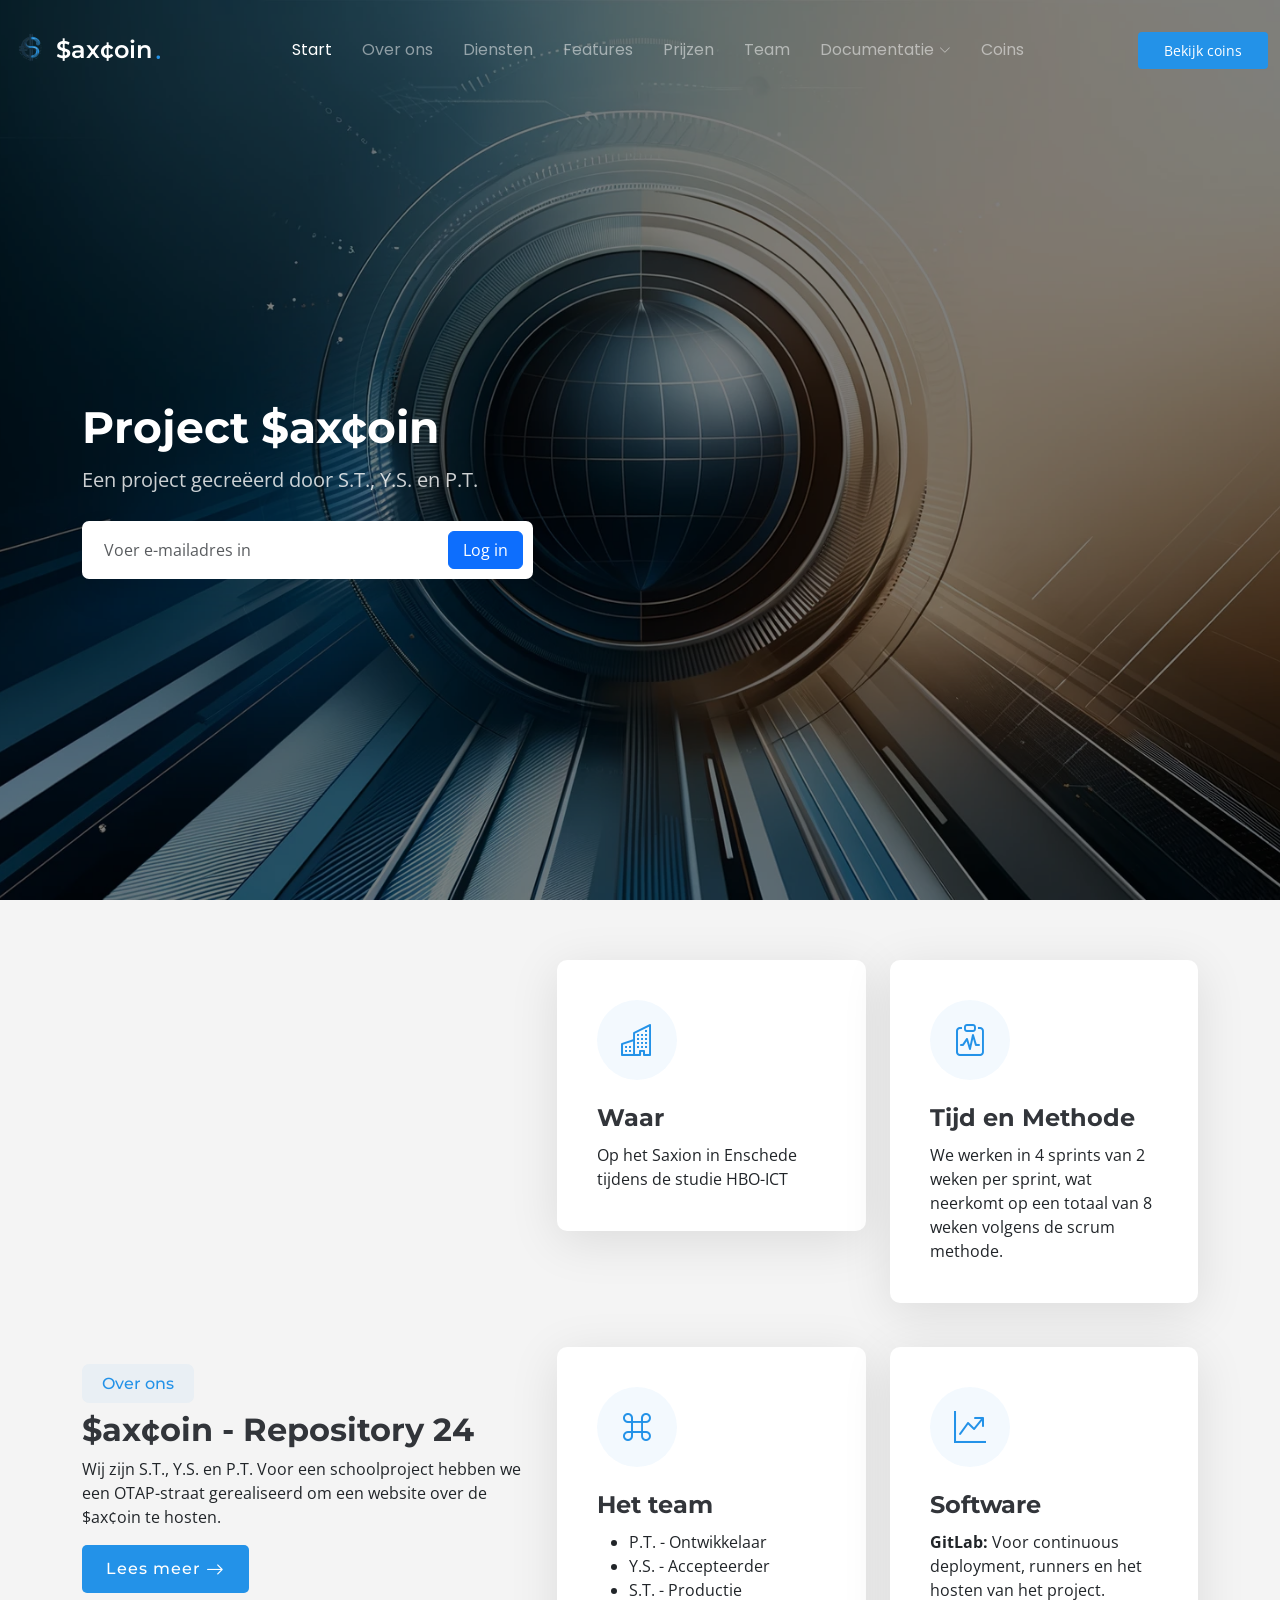
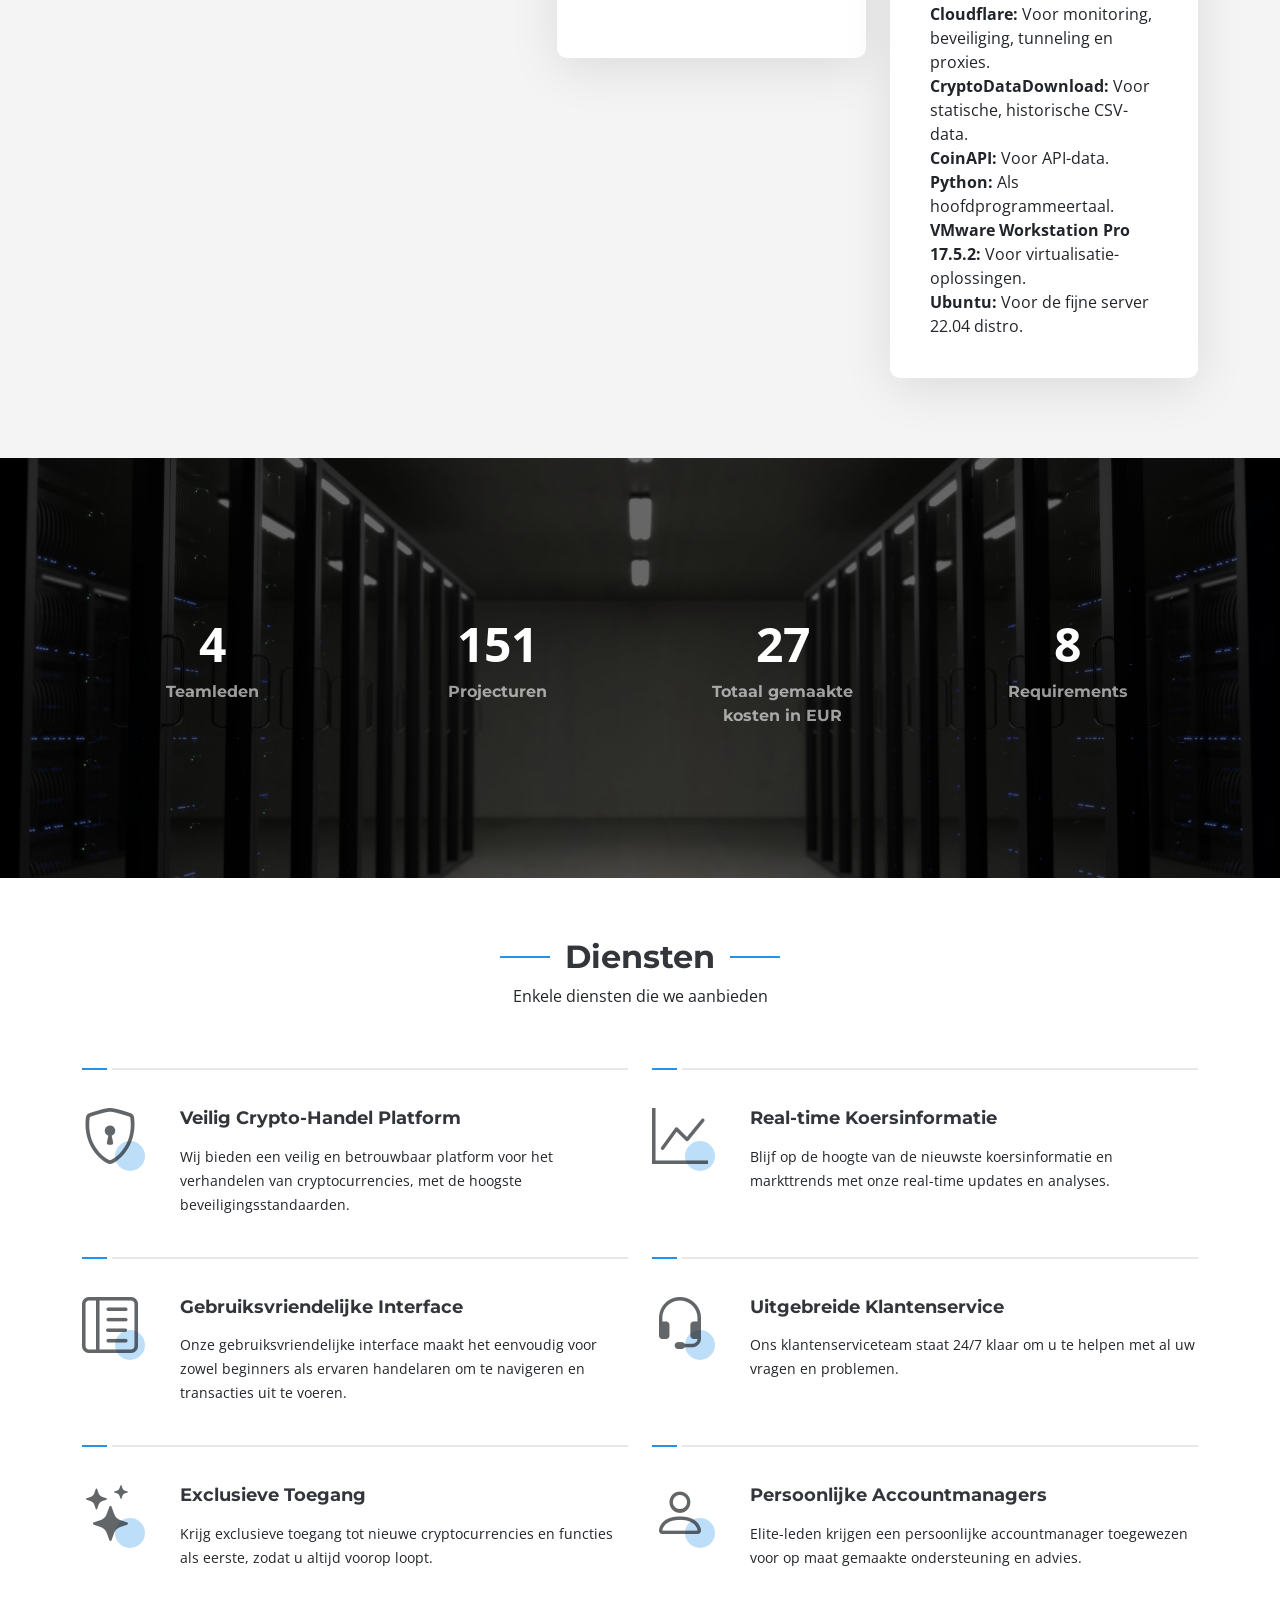
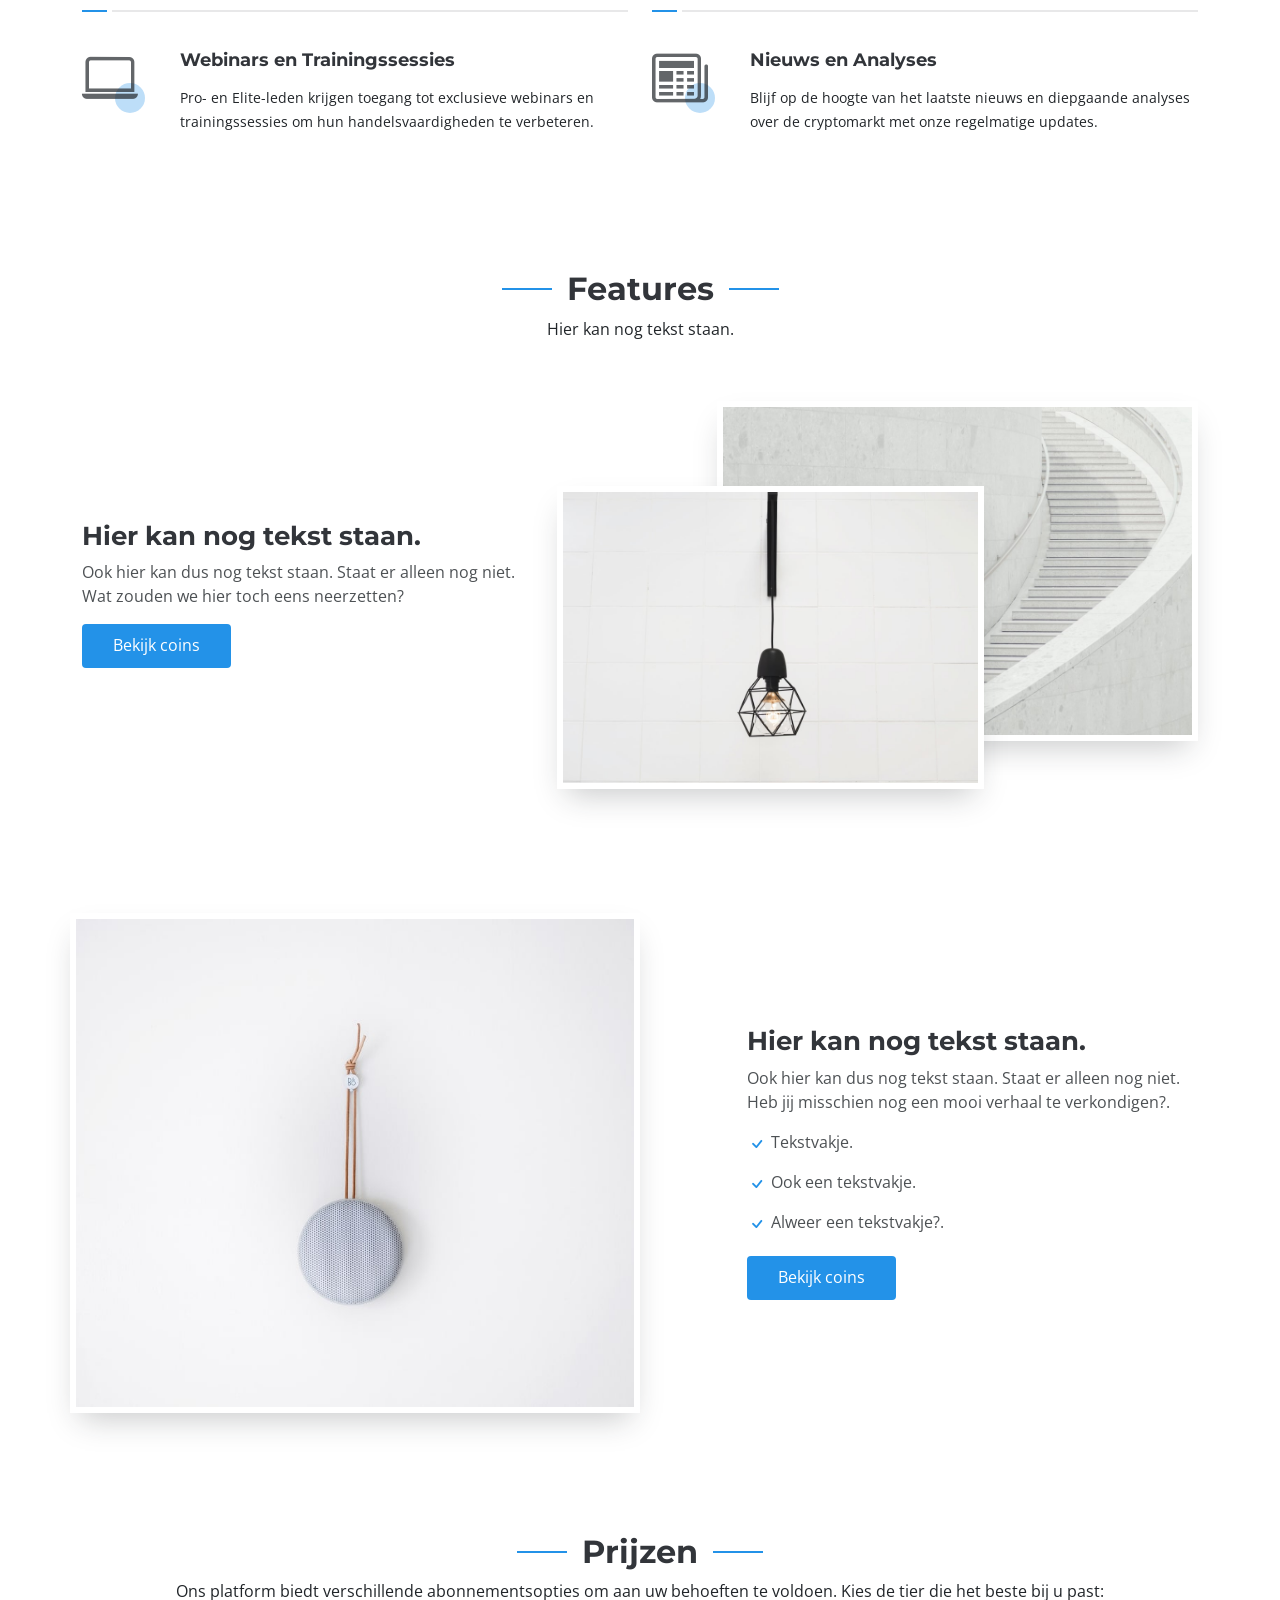
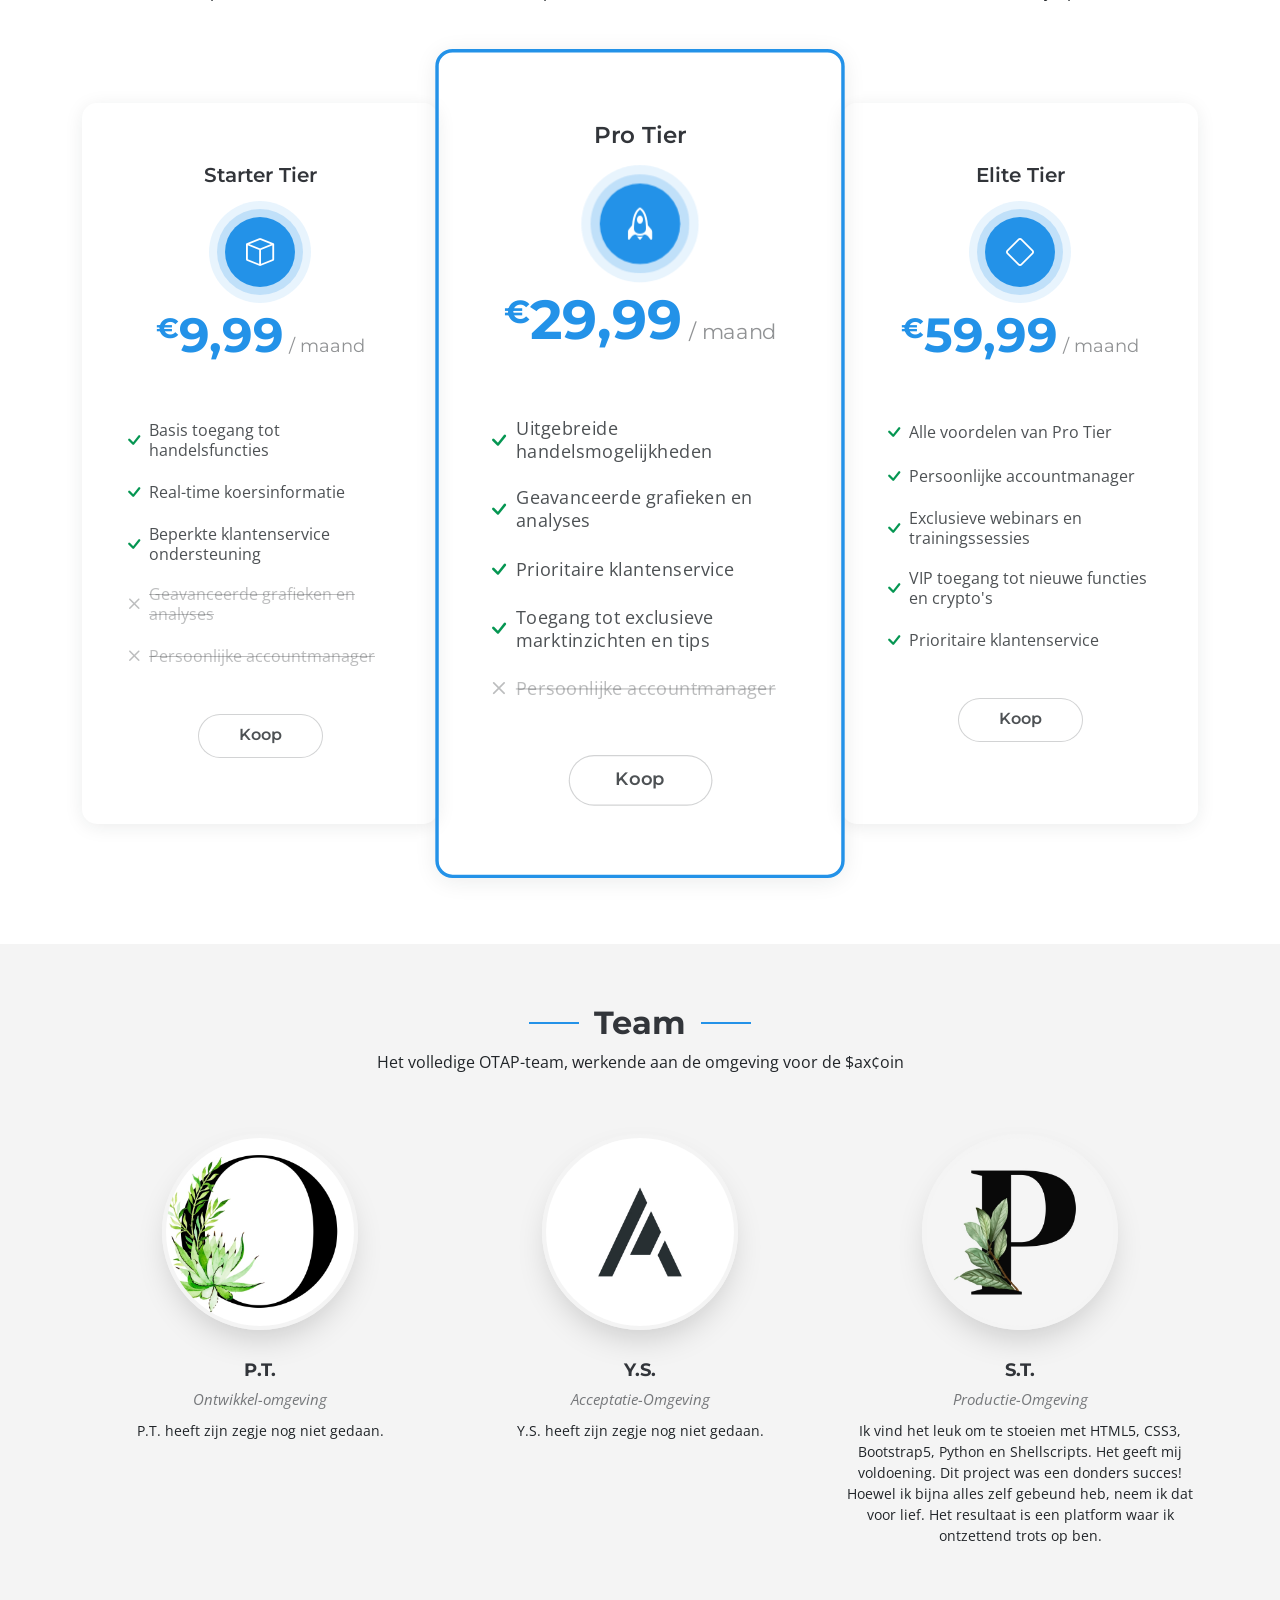
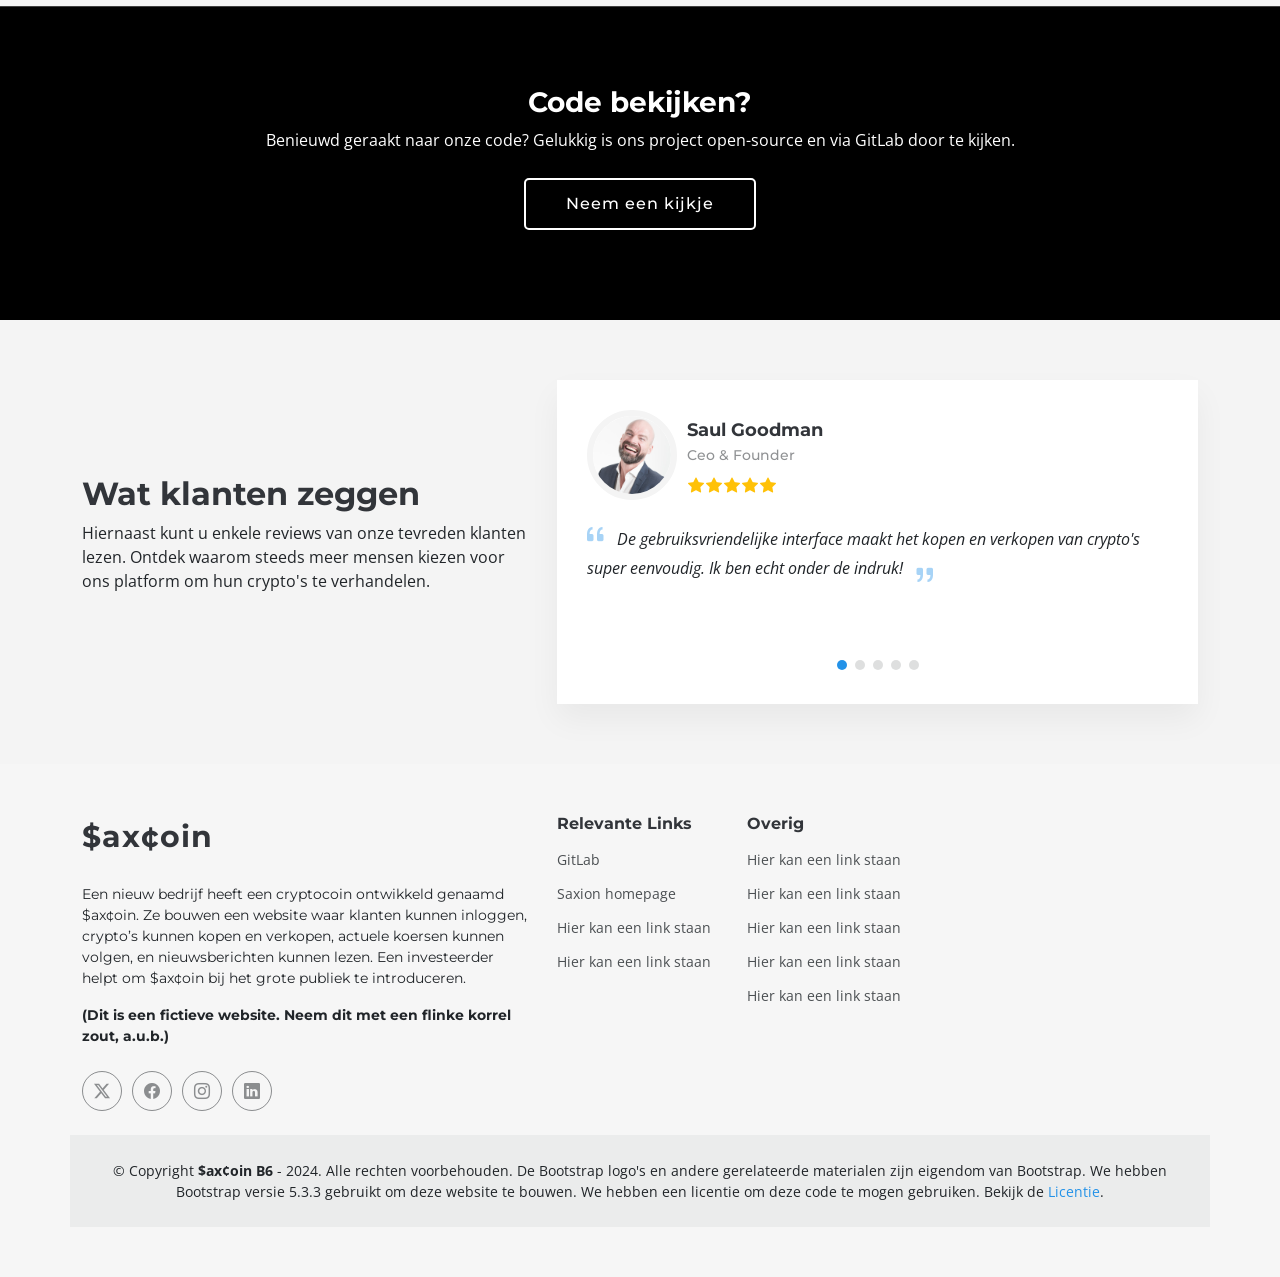
<file: Frontend/landingpage/index.html>
<!DOCTYPE html>
<html lang="nl">

<head>
  <meta charset="utf-8">
  <meta content="width=device-width, initial-scale=1.0" name="viewport">
  <title>$ax¢oin | voor al uw crypto!</title>
  <meta content="" name="description">
  <meta content="" name="keywords">

  <!-- Favicons -->
  <link rel="apple-touch-icon" sizes="180x180" href="/Frontend/assets/apple-touch-icon.png">
  <link rel="icon" type="image/png" sizes="32x32" href="/Frontend/assets/favicon-32x32.png">
  <link rel="icon" type="image/png" sizes="16x16" href="/Frontend/assets/favicon-16x16.png">
  <link rel="manifest" href="/Frontend/assets/site.webmanifest">
  <link rel="mask-icon" href="/Frontend/assets/safari-pinned-tab.svg" color="#5bbad5">
  <meta name="msapplication-TileColor" content="#da532c">
  <meta name="msapplication-TileImage" content="/Frontend/assets/mstile-144x144.png">
  <meta name="theme-color" content="#ffffff">

  <!-- Fonts -->
  <link href="https://fonts.googleapis.com" rel="preconnect">
  <link href="https://fonts.gstatic.com" rel="preconnect" crossorigin>
  <link href="https://fonts.googleapis.com/css2?family=Open+Sans:ital,wght@0,300;0,400;0,500;0,600;0,700;0,800;1,300;1,400;1,500;1,600;1,700;1,800&family=Montserrat:ital,wght@0,100;0,200;0,300;0,400;0,500;0,600;0,700;0,800;0,900;1,100;1,200;1,300;1,400;1,500;1,600;1,700;1,800;1,900&family=Poppins:ital,wght@0,100;0,200;0,300;0,400;0,500;0,600;0,700;0,800;0,900;1,100;1,200;1,300;1,400;1,500;1,600;1,700;1,800;1,900&display=swap" rel="stylesheet">

  <!-- Vendor CSS Files -->
  <link href="assets/vendor/bootstrap/css/bootstrap.min.css" rel="stylesheet">
  <link href="assets/vendor/bootstrap-icons/bootstrap-icons.css" rel="stylesheet">
  <link href="assets/vendor/aos/aos.css" rel="stylesheet">
  <link href="assets/vendor/glightbox/css/glightbox.min.css" rel="stylesheet">
  <link href="assets/vendor/swiper/swiper-bundle.min.css" rel="stylesheet">

  <!-- Main CSS File -->
  <link href="https://cdn.jsdelivr.net/npm/bootstrap@5.3.3/dist/css/bootstrap.min.css" rel="stylesheet">
  <link href="assets/css/main.css" rel="stylesheet">

</head>

<body class="index-page">

  <header id="header" class="header d-flex align-items-center fixed-top">
    <div class="container-fluid position-relative d-flex align-items-center justify-content-between">

      <a href="index.html" class="logo d-flex align-items-center me-auto me-xl-0">
        <img src="assets/img/logo_transparent_compressed.webp" alt="">
        <h1 class="sitename">$ax¢oin</h1><span>.</span>
      </a>

      <nav id="navmenu" class="navmenu">
        <ul>
          <li><a href="index.html#hero" class="">Start</a></li>
          <li><a href="index.html#about">Over ons</a></li>
          <li><a href="index.html#services">Diensten</a></li>
          <li><a href="index.html#features">Features</a></li>
          <li><a href="index.html#pricing">Prijzen</a></li>
          <li><a href="index.html#team">Team</a></li>
          <li class="dropdown"><a href="#"><span>Documentatie</span> <i class="bi bi-chevron-down toggle-dropdown"></i></a>
            <ul>
              <li><a href="documentatie.html">Documentatie Overzicht</a></li>
              <li><a href="#">Python Code</a></li>
              <li><a href="#">Bash Script</a></li>
              <li><a href="#">Project Documentatie</a></li>
            </ul>
          </li>
          <li><a href="coins.html" class="active">Coins</a></li>
        </ul>
        <i class="mobile-nav-toggle d-xl-none bi bi-list"></i>
      </nav>

      <a class="btn-getstarted" href="#" data-bs-toggle="modal" data-bs-target="#coinModal">Bekijk coins</a>

    </div>
  </header>

  <main class="main">

    <style>
      .btn-wide {
        min-width: 75px; /* Stel de gewenste minimale breedte in */
      }
    </style>
    
    <!-- Hero Section -->
    <section id="hero" class="hero section">
      <img src="assets/img/hero-bg.webp" alt="" data-aos="fade-in">

      <div class="container">
        <div class="row">
          <div class="col-lg-12">
            <h2 class="typewriter" data-aos="fade-up" data-aos-delay="100">
              <span class="logo-text">P</span>roject <span class="logo-text">$</span>ax¢oin
            </h2>
            <p class="typewriter-text" data-aos="fade-up" data-aos-delay="200">Een project gecreëerd door S.T., Y.S. en P.T.</p>
          </div>
          <div class="col-lg-5 d-flex align-items-center">
            <form action="#" class="sign-up-form d-flex w-100" data-aos="fade-up" data-aos-delay="300">
              <input type="text" class="form-control me-2" placeholder="Voer e-mailadres in">
              <button type="button" class="btn btn-primary btn-wide" data-bs-toggle="modal" data-bs-target="#loginModal">Log in</button>
            </form>
          </div>
        </div>
      </div>
    </section><!-- /Hero Section -->

    <!-- About Section -->
    <section id="about" class="about section">
      <div class="container" data-aos="fade-up" data-aos-delay="100">
        <div class="row align-items-xl-center gy-5">
          <div class="col-xl-5 content">
            <h3>Over ons</h3>
            <h2>$ax¢oin - Repository 24</h2>
            <p>Wij zijn S.T., Y.S. en P.T. Voor een schoolproject hebben we een OTAP-straat gerealiseerd om een website over de $ax¢oin te hosten.</p>
            <a href="documentatie.html" class="read-more"><span>Lees meer</span><i class="bi bi-arrow-right"></i></a>
          </div>

          <div class="col-xl-7">
            <div class="row gy-4 icon-boxes">
              <div class="col-md-6" data-aos="fade-up" data-aos-delay="200">
                <div class="icon-box">
                  <i class="bi bi-buildings"></i>
                  <h3>Waar</h3>
                  <p>Op het Saxion in Enschede tijdens de studie HBO-ICT</p>
                </div>
              </div> <!-- End Icon Box -->

              <div class="col-md-6" data-aos="fade-up" data-aos-delay="300">
                <div class="icon-box">
                  <i class="bi bi-clipboard-pulse"></i>
                  <h3>Tijd en Methode</h3>
                  <p>We werken in 4 sprints van 2 weken per sprint, wat neerkomt op een totaal van 8 weken volgens de scrum methode.</p>
                </div>
              </div> <!-- End Icon Box -->

              <div class="col-md-6" data-aos="fade-up" data-aos-delay="400">
                <div class="icon-box">
                  <i class="bi bi-command"></i>
                  <h3>Het team</h3>
                  <ul>
                    <li>P.T. - Ontwikkelaar</li>
                    <li>Y.S. - Accepteerder</li>
                    <li>S.T. - Productie</li>
                  </ul>
                </div>
              </div> <!-- End Icon Box -->

              <div class="col-md-6" data-aos="fade-up" data-aos-delay="500">
                <div class="icon-box">
                  <i class="bi bi-graph-up-arrow"></i>
                  <h3>Software</h3>
                  <p>
                    <strong>GitLab:</strong> Voor continuous deployment, runners en het hosten van het project.<br>
                    <strong>Cloudflare:</strong> Voor monitoring, beveiliging, tunneling en proxies.<br>
                    <strong>CryptoDataDownload:</strong> Voor statische, historische CSV-data.<br>
                    <strong>CoinAPI:</strong> Voor API-data.<br>
                    <strong>Python:</strong> Als hoofdprogrammeertaal.<br>
                    <strong>VMware Workstation Pro 17.5.2:</strong> Voor virtualisatie-oplossingen.<br>
                    <strong>Ubuntu:</strong> Voor de fijne server 22.04 distro.
                  </p>
                </div>
              </div> <!-- End Icon Box -->
            </div>
          </div>
        </div>
      </div>
    </section><!-- /About Section -->

    <!-- Stats Section -->
    <section id="stats" class="stats section">

      <img src="assets/img/stats-bg.avif" alt="" data-aos="fade-in">

      <div class="container position-relative" data-aos="fade-up" data-aos-delay="100">

        <div class="row gy-4">

          <div class="col-lg-3 col-md-6">
            <div class="stats-item text-center w-100 h-100">
              <span data-purecounter-start="0" data-purecounter-end="4" data-purecounter-duration="1" class="purecounter"></span>
              <p>Teamleden</p>
            </div>
          </div><!-- End Stats Item -->

          <div class="col-lg-3 col-md-6">
            <div class="stats-item text-center w-100 h-100">
              <span data-purecounter-start="0" data-purecounter-end="151" data-purecounter-duration="1" class="purecounter"></span>
              <p>Projecturen</p>
            </div>
          </div><!-- End Stats Item -->

          <div class="col-lg-3 col-md-6">
            <div class="stats-item text-center w-100 h-100">
              <span data-purecounter-start="0" data-purecounter-end="27" data-purecounter-duration="1" class="purecounter"></span>
              <p>Totaal gemaakte kosten in EUR</p>
            </div>
          </div><!-- End Stats Item -->

          <div class="col-lg-3 col-md-6">
            <div class="stats-item text-center w-100 h-100">
              <span data-purecounter-start="0" data-purecounter-end="8" data-purecounter-duration="1" class="purecounter"></span>
              <p>Requirements</p>
            </div>
          </div><!-- End Stats Item -->

        </div>

      </div>

    </section><!-- /Stats Section -->

   <!-- Sectie Diensten -->
<section id="services" class="services section">

  <!-- Sectie Titel -->
  <div class="container section-title" data-aos="fade-up">
    <h2>Diensten</h2>
    <p>Enkele diensten die we aanbieden</p>
  </div><!-- Einde Sectie Titel -->

  <div class="container">
    <div class="row gy-4">

      <div class="col-lg-6" data-aos="fade-up" data-aos-delay="100">
        <div class="service-item d-flex">
          <div class="icon flex-shrink-0"><i class="bi bi-shield-lock"></i></div>
          <div>
            <h4 class="title service-title">Veilig Crypto-Handel Platform</h4>
            <p class="description">Wij bieden een veilig en betrouwbaar platform voor het verhandelen van cryptocurrencies, met de hoogste beveiligingsstandaarden.</p>
          </div>
        </div>
      </div><!-- Einde Dienst Item -->

      <div class="col-lg-6" data-aos="fade-up" data-aos-delay="200">
        <div class="service-item d-flex">
          <div class="icon flex-shrink-0"><i class="bi bi-graph-up"></i></div>
          <div>
            <h4 class="title service-title">Real-time Koersinformatie</h4>
            <p class="description">Blijf op de hoogte van de nieuwste koersinformatie en markttrends met onze real-time updates en analyses.</p>
          </div>
        </div>
      </div><!-- Einde Dienst Item -->

      <div class="col-lg-6" data-aos="fade-up" data-aos-delay="300">
        <div class="service-item d-flex">
          <div class="icon flex-shrink-0"><i class="bi bi-layout-text-sidebar-reverse"></i></div>
          <div>
            <h4 class="title service-title">Gebruiksvriendelijke Interface</h4>
            <p class="description">Onze gebruiksvriendelijke interface maakt het eenvoudig voor zowel beginners als ervaren handelaren om te navigeren en transacties uit te voeren.</p>
          </div>
        </div>
      </div><!-- Einde Dienst Item -->

      <div class="col-lg-6" data-aos="fade-up" data-aos-delay="400">
        <div class="service-item d-flex">
          <div class="icon flex-shrink-0"><i class="bi bi-headset"></i></div>
          <div>
            <h4 class="title service-title">Uitgebreide Klantenservice</h4>
            <p class="description">Ons klantenserviceteam staat 24/7 klaar om u te helpen met al uw vragen en problemen.</p>
          </div>
        </div>
      </div><!-- Einde Dienst Item -->

      <div class="col-lg-6" data-aos="fade-up" data-aos-delay="500">
        <div class="service-item d-flex">
          <div class="icon flex-shrink-0"><i class="bi bi-stars"></i></div>
          <div>
            <h4 class="title service-title">Exclusieve Toegang</h4>
            <p class="description">Krijg exclusieve toegang tot nieuwe cryptocurrencies en functies als eerste, zodat u altijd voorop loopt.</p>
          </div>
        </div>
      </div><!-- Einde Dienst Item -->

      <div class="col-lg-6" data-aos="fade-up" data-aos-delay="600">
        <div class="service-item d-flex">
          <div class="icon flex-shrink-0"><i class="bi bi-person"></i></div>
          <div>
            <h4 class="title service-title">Persoonlijke Accountmanagers</h4>
            <p class="description">Elite-leden krijgen een persoonlijke accountmanager toegewezen voor op maat gemaakte ondersteuning en advies.</p>
          </div>
        </div>
      </div><!-- Einde Dienst Item -->

      <div class="col-lg-6" data-aos="fade-up" data-aos-delay="700">
        <div class="service-item d-flex">
          <div class="icon flex-shrink-0"><i class="bi bi-laptop"></i></div>
          <div>
            <h4 class="title service-title">Webinars en Trainingssessies</h4>
            <p class="description">Pro- en Elite-leden krijgen toegang tot exclusieve webinars en trainingssessies om hun handelsvaardigheden te verbeteren.</p>
          </div>
        </div>
      </div><!-- Einde Dienst Item -->

      <div class="col-lg-6" data-aos="fade-up" data-aos-delay="800">
        <div class="service-item d-flex">
          <div class="icon flex-shrink-0"><i class="bi bi-newspaper"></i></div>
          <div>
            <h4 class="title service-title">Nieuws en Analyses</h4>
            <p class="description">Blijf op de hoogte van het laatste nieuws en diepgaande analyses over de cryptomarkt met onze regelmatige updates.</p>
          </div>
        </div>
      </div><!-- Einde Dienst Item -->

    </div>
  </div>

</section><!-- Einde Sectie Diensten -->

<!-- CSS -->
<style>
  .service-item {
    transition: transform 0.3s ease-in-out;
  }

  .service-item:hover {
    transform: translateY(-10px);
  }
</style>


    <!-- Features Section -->
    <section id="features" class="features section">

      <!-- Section Title -->
      <div class="container section-title" data-aos="fade-up">
        <h2>Features</h2>
        <p>Hier kan nog tekst staan.</p>
      </div><!-- End Section Title -->

      <div class="container">

        <div class="row gy-4 align-items-center features-item">
          <div class="col-lg-5 order-2 order-lg-1" data-aos="fade-up" data-aos-delay="200">
            <h3>Hier kan nog tekst staan.</h3>
            <p>
              Ook hier kan dus nog tekst staan. Staat er alleen nog niet. Wat zouden we hier toch eens neerzetten?
            </p>
            <a href="#" class="btn btn-get-started align-self-start" data-bs-toggle="modal" data-bs-target="#coinModal">Bekijk coins</a>
          </div>
          <div class="col-lg-7 order-1 order-lg-2 d-flex align-items-center" data-aos="zoom-out" data-aos-delay="100">
            <div class="image-stack">
              <img src="assets/img/features-light-1.jpg" alt="" class="stack-front">
              <img src="assets/img/features-light-2.jpg" alt="" class="stack-back">
            </div>
          </div>
        </div><!-- Features Item -->

        <div class="row gy-4 align-items-stretch justify-content-between features-item ">
          <div class="col-lg-6 d-flex align-items-center features-img-bg" data-aos="zoom-out">
            <img src="assets/img/features-light-3.jpg" class="img-fluid" alt="">
          </div>
          <div class="col-lg-5 d-flex justify-content-center flex-column" data-aos="fade-up">
            <h3>Hier kan nog tekst staan.</h3>
            <p>Ook hier kan dus nog tekst staan. Staat er alleen nog niet. Heb jij misschien nog een mooi verhaal te verkondigen?.</p>
            <ul>
              <li><i class="bi bi-check"></i> <span>Tekstvakje.</span></li>
              <li><i class="bi bi-check"></i><span> Ook een tekstvakje.</span></li>
              <li><i class="bi bi-check"></i> <span>Alweer een tekstvakje?</span>.</li>
            </ul>
            <a href="#" class="btn btn-get-started align-self-start" data-bs-toggle="modal" data-bs-target="#coinModal">Bekijk coins</a>
          </div>
        </div><!-- Features Item -->

      </div>

    </section><!-- /Features Section -->

    <!-- Pricing Section -->
    <section id="pricing" class="pricing section">

      <!-- Section Title -->
<div class="container section-title" data-aos="fade-up">
  <h2>Prijzen</h2>
  <p>Ons platform biedt verschillende abonnementsopties om aan uw behoeften te voldoen. Kies de tier die het beste bij u past:</p>
</div><!-- End Section Title -->

<div class="container" data-aos="zoom-in" data-aos-delay="100">
  <div class="row g-4">

    <div class="col-lg-4">
      <div class="pricing-item">
        <h3>Starter Tier</h3>
        <div class="icon">
          <i class="bi bi-box"></i>
        </div>
        <h4><sup>€</sup>9,99<span> / maand</span></h4>
        <ul>
          <li><i class="bi bi-check"></i> <span>Basis toegang tot handelsfuncties</span></li>
          <li><i class="bi bi-check"></i> <span>Real-time koersinformatie</span></li>
          <li><i class="bi bi-check"></i> <span>Beperkte klantenservice ondersteuning</span></li>
          <li class="na"><i class="bi bi-x"></i> <span>Geavanceerde grafieken en analyses</span></li>
          <li class="na"><i class="bi bi-x"></i> <span>Persoonlijke accountmanager</span></li>
        </ul>
        <div class="text-center"><a href="#" class="buy-btn">Koop</a></div>
      </div>
    </div><!-- End Pricing Item -->

    <div class="col-lg-4">
      <div class="pricing-item featured">
        <h3>Pro Tier</h3>
        <div class="icon">
          <i class="bi bi-rocket"></i>
        </div>
        <h4><sup>€</sup>29,99<span> / maand</span></h4>
        <ul>
          <li><i class="bi bi-check"></i> <span>Uitgebreide handelsmogelijkheden</span></li>
          <li><i class="bi bi-check"></i> <span>Geavanceerde grafieken en analyses</span></li>
          <li><i class="bi bi-check"></i> <span>Prioritaire klantenservice</span></li>
          <li><i class="bi bi-check"></i> <span>Toegang tot exclusieve marktinzichten en tips</span></li>
          <li class="na"><i class="bi bi-x"></i> <span>Persoonlijke accountmanager</span></li>
        </ul>
        <div class="text-center"><a href="#" class="buy-btn">Koop</a></div>
      </div>
    </div><!-- End Pricing Item -->

    <div class="col-lg-4">
      <div class="pricing-item">
        <h3>Elite Tier</h3>
        <div class="icon">
          <i class="bi bi-diamond"></i>
        </div>
        <h4><sup>€</sup>59,99<span> / maand</span></h4>
        <ul>
          <li><i class="bi bi-check"></i> <span>Alle voordelen van Pro Tier</span></li>
          <li><i class="bi bi-check"></i> <span>Persoonlijke accountmanager</span></li>
          <li><i class="bi bi-check"></i> <span>Exclusieve webinars en trainingssessies</span></li>
          <li><i class="bi bi-check"></i> <span>VIP toegang tot nieuwe functies en crypto's</span></li>
          <li><i class="bi bi-check"></i> <span>Prioritaire klantenservice</span></li>
        </ul>
        <div class="text-center"><a href="#" class="buy-btn">Koop</a></div>
      </div>
    </div><!-- End Pricing Item -->

  </div>
</div>


      </div>

    </section><!-- /Faq Section -->

    <!-- Team Section -->
    <section id="team" class="team section">

      <!-- Section Title -->
      <div class="container section-title" data-aos="fade-up">
        <h2>Team</h2>
        <p>Het volledige OTAP-team, werkende aan de omgeving voor de $ax¢oin</p>
      </div><!-- End Section Title -->

      <div class="container">

        <div class="row gy-5">

          <div class="col-lg-4 col-md-6 member" data-aos="fade-up" data-aos-delay="100">
            <div class="member-img">
              <img src="assets/img/team/team-ontwikkeling.jpg" class="img-fluid" alt="">
              <div class="social">
                <a href="#"><i class="bi bi-twitter-x"></i></a>
                <a href="#"><i class="bi bi-facebook"></i></a>
                <a href="#"><i class="bi bi-instagram"></i></a>
                <a href="#"><i class="bi bi-linkedin"></i></a>
              </div>
            </div>
            <div class="member-info text-center">
              <h4>P.T.</h4>
              <span>Ontwikkel-omgeving</span>
              <p>P.T. heeft zijn zegje nog niet gedaan.</p>
            </div>
          </div><!-- End Team Member -->

          <div class="col-lg-4 col-md-6 member" data-aos="fade-up" data-aos-delay="300">
            <div class="member-img">
              <img src="assets/img/team/team-acceptatie.jpg" class="img-fluid" alt="">
              <div class="social">
                <a href="#"><i class="bi bi-twitter-x"></i></a>
                <a href="#"><i class="bi bi-facebook"></i></a>
                <a href="#"><i class="bi bi-instagram"></i></a>
                <a href="#"><i class="bi bi-linkedin"></i></a>
              </div>
            </div>
            <div class="member-info text-center">
              <h4>Y.S.</h4>
              <span>Acceptatie-Omgeving</span>
              <p>Y.S. heeft zijn zegje nog niet gedaan.</p>
            </div>
          </div><!-- End Team Member -->

          <div class="col-lg-4 col-md-6 member" data-aos="fade-up" data-aos-delay="400">
            <div class="member-img">
              <img src="assets/img/team/team-productie.jpg" class="img-fluid" alt="">
              <div class="social">
                <a href="#"><i class="bi bi-twitter-x"></i></a>
                <a href="#"><i class="bi bi-facebook"></i></a>
                <a href="#"><i class="bi bi-instagram"></i></a>
                <a href="#"><i class="bi bi-linkedin"></i></a>
              </div>
            </div>
            <div class="member-info text-center">
              <h4>S.T.</h4>
              <span>Productie-Omgeving</span>
              <p>Ik vind het leuk om te stoeien met HTML5, CSS3, Bootstrap5, Python en Shellscripts. Het geeft mij voldoening. Dit project was een donders succes! Hoewel ik bijna alles zelf gebeund heb, neem ik dat voor lief. Het resultaat is een platform waar ik ontzettend trots op ben.</p>
            </div>
          </div><!-- End Team Member -->
        </div>

      </div>

    </section><!-- /Team Section -->

    <!-- Call To Action Section -->
    <section id="call-to-action" class="call-to-action section">

      <img src="assets/img/cta-bg.jpg" alt="">

      <div class="container">
        <div class="row justify-content-center" data-aos="zoom-in" data-aos-delay="100">
          <div class="col-xl-10">
            <div class="text-center">
              <h3>Code bekijken?</h3>
              <p>Benieuwd geraakt naar onze code? Gelukkig is ons project open-source en via GitLab door te kijken.</p>
              <a class="cta-btn" href="https://github.com/THectic-NL/Team-Building-Challenge-24">Neem een kijkje</a>
            </div>
          </div>
        </div>
      </div>

    </section><!-- /Call To Action Section -->

    <!-- Testimonials Section -->
    <section id="testimonials" class="testimonials section">

      <div class="container">

        <div class="row align-items-center">

          <div class="col-lg-5 info" data-aos="fade-up" data-aos-delay="100">
            <h3>Wat klanten zeggen</h3>
            <p>
              Hiernaast kunt u enkele reviews van onze tevreden klanten lezen. Ontdek waarom steeds meer mensen kiezen voor ons platform om hun crypto's te verhandelen.
            </p>
          </div>

          <div class="col-lg-7" data-aos="fade-up" data-aos-delay="200">

            <div class="swiper">
              <script type="application/json" class="swiper-config">
                {
                  "loop": true,
                  "speed": 600,
                  "autoplay": {
                    "delay": 5000
                  },
                  "slidesPerView": "auto",
                  "pagination": {
                    "el": ".swiper-pagination",
                    "type": "bullets",
                    "clickable": true
                  }
                }
              </script>
              <div class="swiper-wrapper">

                <div class="swiper-slide">
                  <div class="testimonial-item">
                    <div class="d-flex">
                      <img src="assets/img/testimonials/testimonials-1.jpg" class="testimonial-img flex-shrink-0" alt="">
                      <div>
                        <h3>Saul Goodman</h3>
                        <h4>Ceo &amp; Founder</h4>
                        <div class="stars">
                          <i class="bi bi-star-fill"></i><i class="bi bi-star-fill"></i><i class="bi bi-star-fill"></i><i class="bi bi-star-fill"></i><i class="bi bi-star-fill"></i>
                        </div>
                      </div>
                    </div>
                    <p>
                      <i class="bi bi-quote quote-icon-left"></i>
                      <span>De gebruiksvriendelijke interface maakt het kopen en verkopen van crypto's super eenvoudig. Ik ben echt onder de indruk!</span>
                      <i class="bi bi-quote quote-icon-right"></i>
                    </p>
                  </div>
                </div><!-- End testimonial item -->

                <div class="swiper-slide">
                  <div class="testimonial-item">
                    <div class="d-flex">
                      <img src="assets/img/testimonials/testimonials-2.jpg" class="testimonial-img flex-shrink-0" alt="">
                      <div>
                        <h3>Sara Wilsson</h3>
                        <h4>Designer</h4>
                        <div class="stars">
                          <i class="bi bi-star-fill"></i><i class="bi bi-star-fill"></i><i class="bi bi-star-fill"></i><i class="bi bi-star-fill"></i><i class="bi bi-star-fill"></i>
                        </div>
                      </div>
                    </div>
                    <p>
                      <i class="bi bi-quote quote-icon-left"></i>
                      <span>De actuele koersinformatie is altijd up-to-date, wat me helpt slimme investeringsbeslissingen te nemen.</span>
                      <i class="bi bi-quote quote-icon-right"></i>
                    </p>
                  </div>
                </div><!-- End testimonial item -->

                <div class="swiper-slide">
                  <div class="testimonial-item">
                    <div class="d-flex">
                      <img src="assets/img/testimonials/testimonials-3.jpg" class="testimonial-img flex-shrink-0" alt="">
                      <div>
                        <h3>Jena Karlis</h3>
                        <h4>Store Owner</h4>
                        <div class="stars">
                          <i class="bi bi-star-fill"></i><i class="bi bi-star-fill"></i><i class="bi bi-star-fill"></i><i class="bi bi-star-fill"></i><i class="bi bi-star-fill"></i>
                        </div>
                      </div>
                    </div>
                    <p>
                      <i class="bi bi-quote quote-icon-left"></i>
                      <span>Het platform biedt een veilige en betrouwbare manier om met crypto's te handelen. Ik voel me hier helemaal thuis.</span>
                      <i class="bi bi-quote quote-icon-right"></i>
                    </p>
                  </div>
                </div><!-- End testimonial item -->

                <div class="swiper-slide">
                  <div class="testimonial-item">
                    <div class="d-flex">
                      <img src="assets/img/testimonials/testimonials-4.jpg" class="testimonial-img flex-shrink-0" alt="">
                      <div>
                        <h3>Matt Brandon</h3>
                        <h4>Freelancer</h4>
                        <div class="stars">
                          <i class="bi bi-star-fill"></i><i class="bi bi-star-fill"></i><i class="bi bi-star-fill"></i><i class="bi bi-star-fill"></i><i class="bi bi-star-fill"></i>
                        </div>
                      </div>
                    </div>
                    <p>
                      <i class="bi bi-quote quote-icon-left"></i>
                      <span>Fantastische klantenservice en snelle transacties. Dit is precies wat ik zocht in een crypto-platform.</span>
                      <i class="bi bi-quote quote-icon-right"></i>
                    </p>
                  </div>
                </div><!-- End testimonial item -->

                <div class="swiper-slide">
                  <div class="testimonial-item">
                    <div class="d-flex">
                      <img src="assets/img/testimonials/testimonials-5.jpg" class="testimonial-img flex-shrink-0" alt="">
                      <div>
                        <h3>John Larson</h3>
                        <h4>Entrepreneur</h4>
                        <div class="stars">
                          <i class="bi bi-star-fill"></i><i class="bi bi-star-fill"></i><i class="bi bi-star-fill"></i><i class="bi bi-star-fill"></i><i class="bi bi-star-fill"></i>
                        </div>
                      </div>
                    </div>
                    <p>
                      <i class="bi bi-quote quote-icon-left"></i>
                      <span>Ik waardeer echt de brede selectie aan crypto's die beschikbaar zijn. De groene kleur van de website geeft het een frisse en vertrouwde uitstraling. Geweldig platform!</span>
                      <i class="bi bi-quote quote-icon-right"></i>
                    </p>
                  </div>
                </div><!-- End testimonial item -->

              </div>
              <div class="swiper-pagination"></div>
            </div>

          </div>

        </div>

      </div>

    </section><!-- /Testimonials Section -->

  </main>

  <footer id="footer" class="footer position-relative">

    <div class="container footer-top">
      <div class="row gy-4">
        <div class="col-lg-5 col-md-12 footer-about">
          <a href="index.html" class="logo d-flex align-items-center">
            <span class="sitename">$ax¢oin</span>
          </a>
          <p>Een nieuw bedrijf heeft een cryptocoin ontwikkeld genaamd $ax¢oin. Ze bouwen een website waar klanten kunnen inloggen, crypto’s kunnen kopen en verkopen, actuele koersen kunnen volgen, en nieuwsberichten kunnen lezen. Een investeerder helpt om $ax¢oin bij het grote publiek te introduceren.
          </p>
          <p><strong>(Dit is een fictieve website. Neem dit met een flinke korrel zout, a.u.b.)</strong></p>
          <div class="social-links d-flex mt-4">
            <a href=""><i class="bi bi-twitter-x"></i></a>
            <a href=""><i class="bi bi-facebook"></i></a>
            <a href=""><i class="bi bi-instagram"></i></a>
            <a href=""><i class="bi bi-linkedin"></i></a>
          </div>
        </div>

        <div class="col-lg-2 col-6 footer-links">
          <h4>Relevante Links</h4>
          <ul>
            <li><a href="https://github.com/THectic-NL/Team-Building-Challenge-24">GitLab</a></li>
            <li><a href="https://www.saxion.nl/">Saxion homepage</a></li>
            <li><a href="#">Hier kan een link staan</a></li>
            <li><a href="#">Hier kan een link staan</a></li>
          </ul>
        </div>

        <div class="col-lg-2 col-6 footer-links">
          <h4>Overig</h4>
          <ul>
            <li><a href="#">Hier kan een link staan</a></li>
            <li><a href="#">Hier kan een link staan</a></li>
            <li><a href="#">Hier kan een link staan</a></li>
            <li><a href="#">Hier kan een link staan</a></li>
            <li><a href="#">Hier kan een link staan</a></li>
          </ul>
        </div>



      </div>
    </div>

    <div class="container copyright text-center mt-4">
      <p>
        © <span>Copyright</span> <strong class="sitename">$ax¢oin B6</strong> <span> - 2024. Alle rechten voorbehouden. De Bootstrap logo's en andere gerelateerde materialen zijn eigendom van Bootstrap. We hebben Bootstrap versie 5.3.3 gebruikt om deze website te bouwen. We hebben een licentie om deze code te mogen gebruiken. Bekijk de <a href="LICENSE.txt" class="license-link">Licentie</a>.
        </p>         
    </div>

  </footer>

  <!-- Scroll Top -->
  <a href="#" id="scroll-top" class="scroll-top d-flex align-items-center justify-content-center"><i class="bi bi-arrow-up-short"></i></a>

  <!-- Preloader -->
  <div id="preloader"></div>

  <!-- Vendor JS Files -->
  <script src="assets/vendor/bootstrap/js/bootstrap.bundle.min.js"></script>
  <script src="assets/vendor/php-email-form/validate.js"></script>
  <script src="assets/vendor/aos/aos.js"></script>
  <script src="assets/vendor/glightbox/js/glightbox.min.js"></script>
  <script src="assets/vendor/purecounter/purecounter_vanilla.js"></script>
  <script src="assets/vendor/imagesloaded/imagesloaded.pkgd.min.js"></script>
  <script src="assets/vendor/isotope-layout/isotope.pkgd.min.js"></script>
  <script src="assets/vendor/swiper/swiper-bundle.min.js"></script>

  <!-- Main JS File -->
  <script src="assets/js/main.js"></script>

  <!-- Login Modal -->
  <div class="modal fade" id="loginModal" tabindex="-1" aria-labelledby="loginModalLabel" aria-hidden="true">
    <div class="modal-dialog" role="document">
      <div class="modal-content">
        <div class="modal-header">
          <h5 class="modal-title" id="loginModalLabel">Niet geïmplementeerd!</h5>
          <button type="button" class="btn-close" data-bs-dismiss="modal" aria-label="Close"></button>
        </div>
        <div class="modal-body">
          Sorry, deze functie is (nog) niet geïmplementeerd. Wilt u in plaats daarvan naar de coins gaan?
          <div class="mt-3">
            <a class="btn btn-primary btn-getstarted" href="#" data-bs-toggle="modal" data-bs-target="#coinModal">Naar handelsplatform</a>
          </div>
        </div>
      </div>
    </div>
  </div>

  <!-- Coin Modal -->
  <div class="modal fade" id="coinModal" tabindex="-1" aria-labelledby="coinModalLabel" aria-hidden="true">
    <div class="modal-dialog" role="document">
      <div class="modal-content">
        <div class="modal-header">
          <h5 class="modal-title" id="coinModalLabel">Welke coinpagina wilt u zien?</h5>
          <button type="button" class="btn-close" data-bs-dismiss="modal" aria-label="Close"></button>
        </div>
        <div class="modal-body">
          <button type="button" class="btn btn-primary btn-block" onclick="window.location.href='http://192.168.20.102:80'">Intern</button>
          <button type="button" class="btn btn-secondary btn-block" onclick="window.location.href='http://saxcoin-b6.online'">Extern</button>
        </div>
      </div>
    </div>
  </div>

</body>

</html>
</file>
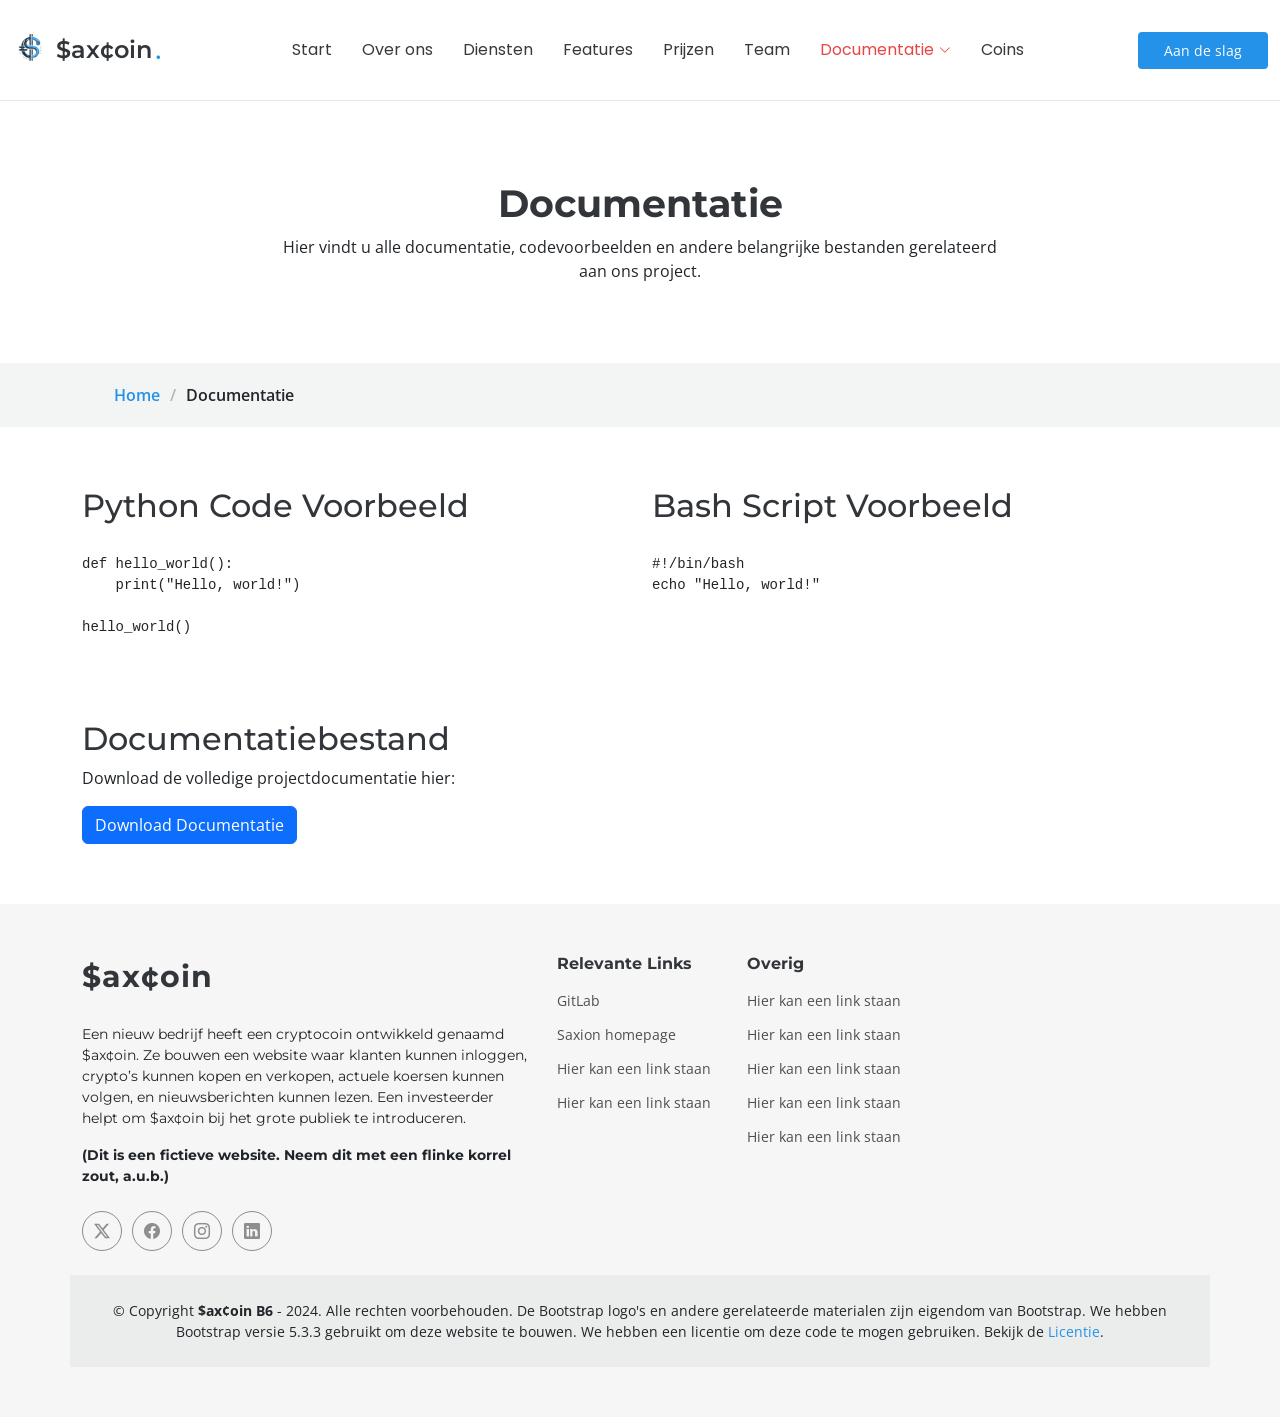
<file: Frontend/landingpage/documentatie.html>
<!DOCTYPE html>
<html lang="nl">

<head>
  <meta charset="utf-8">
  <meta content="width=device-width, initial-scale=1.0" name="viewport">
  <title>$ax¢oin | Documentatie</title>
  <meta content="" name="description">
  <meta content="" name="keywords">

  <!-- Favicons -->
  <link rel="apple-touch-icon" sizes="180x180" href="assets/apple-touch-icon.png">
  <link rel="icon" type="image/png" sizes="32x32" href="assets/favicon-32x32.png">
  <link rel="icon" type="image/png" sizes="16x16" href="assets/favicon-16x16.png">
  <link rel="manifest" href="assets/site.webmanifest">
  <link rel="mask-icon" href="assets/safari-pinned-tab.svg" color="#5bbad5">
  <meta name="msapplication-TileColor" content="#da532c">
  <meta name="msapplication-TileImage" content="assets/mstile-144x144.png">
  <meta name="theme-color" content="#ffffff">

  <!-- Fonts -->
  <link href="https://fonts.googleapis.com" rel="preconnect">
  <link href="https://fonts.gstatic.com" rel="preconnect" crossorigin>
  <link href="https://fonts.googleapis.com/css2?family=Open+Sans:ital,wght@0,300;0,400;0,500;0,600;0,700;0,800;1,300;1,400;1,500;1,600;1,700;1,800&family=Montserrat:ital,wght@0,100;0,200;0,300;0,400;0,500;0,600;0,700;0,800;0,900;1,100;1,200;1,300;1,400;1,500;1,600;1,700;1,800&family=Poppins:ital,wght@0,100;0,200;0,300;0,400;0,500;0,600;0,700;0,800;0,900&display=swap" rel="stylesheet">

  <!-- Vendor CSS Files -->
  <link href="assets/vendor/bootstrap/css/bootstrap.min.css" rel="stylesheet">
  <link href="assets/vendor/bootstrap-icons/bootstrap-icons.css" rel="stylesheet">
  <link href="assets/vendor/aos/aos.css" rel="stylesheet">
  <link href="assets/vendor/glightbox/css/glightbox.min.css" rel="stylesheet">
  <link href="assets/vendor/swiper/swiper-bundle.min.css" rel="stylesheet">

  <!-- Main CSS File -->
  <link href="assets/css/main.css" rel="stylesheet">

</head>

<body class="documentation-page">

  <header id="header" class="header d-flex align-items-center sticky-top">
    <div class="container-fluid position-relative d-flex align-items-center justify-content-between">

      <a href="index.html" class="logo d-flex align-items-center me-auto me-xl-0">
        <img src="assets/img/logo_transparent_compressed.webp" alt="">
        <h1 class="sitename">$ax¢oin</h1><span>.</span>
      </a>

      <nav id="navmenu" class="navmenu">
        <ul>
          <li><a href="index.html#hero" class="">Start</a></li>
          <li><a href="index.html#about">Over ons</a></li>
          <li><a href="index.html#services">Diensten</a></li>
          <li><a href="index.html#features">Features</a></li>
          <li><a href="index.html#pricing">Prijzen</a></li>
          <li><a href="index.html#team">Team</a></li>
          <li class="dropdown active"><a href="documentatie.html" class="active"><span>Documentatie</span> <i class="bi bi-chevron-down toggle-dropdown"></i></a>
            <ul>
              <li><a href="documentatie.html" class="active">Documentatie Overzicht</a></li>
              <li><a href="#">Python Code</a></li>
              <li><a href="#">Bash Script</a></li>
              <li><a href="#">Project Documentatie</a></li>
            </ul>
          </li>
          <li><a href="coins.html">Coins</a></li>
        </ul>
        <i class="mobile-nav-toggle d-xl-none bi bi-list"></i>
      </nav>

      <a class="btn-getstarted" href="index.html">Aan de slag</a>

    </div>
  </header>

  <main class="main">

    <!-- Page Title -->
    <div class="page-title" data-aos="fade">
      <div class="heading">
        <div class="container">
          <div class="row d-flex justify-content-center text-center">
            <div class="col-lg-8">
              <h1>Documentatie</h1>
              <p class="mb-0">Hier vindt u alle documentatie, codevoorbeelden en andere belangrijke bestanden gerelateerd aan ons project.</p>
            </div>
          </div>
        </div>
      </div>
      <nav class="breadcrumbs">
        <div class="container">
          <ol>
            <li><a href="index.html">Home</a></li>
            <li class="current">Documentatie</li>
          </ol>
        </div>
      </nav>
    </div><!-- End Page Title -->

    <!-- Documentation Section -->
    <section id="documentation" class="documentation section">

      <div class="container">
        <div class="row gy-4">

          <!-- Python Code Example -->
          <div class="col-lg-6">
            <article class="code-example">
              <h2 class="title">Python Code Voorbeeld</h2>
              <pre class="code">
                <code>
def hello_world():
    print("Hello, world!")

hello_world()
                </code>
              </pre>
            </article>
          </div><!-- End Python Code Example -->

          <!-- Bash Script Example -->
          <div class="col-lg-6">
            <article class="code-example">
              <h2 class="title">Bash Script Voorbeeld</h2>
              <pre class="code">
                <code>
#!/bin/bash
echo "Hello, world!"
                </code>
              </pre>
            </article>
          </div><!-- End Bash Script Example -->

          <!-- Documentation File Example -->
          <div class="col-lg-12">
            <article class="doc-file">
              <h2 class="title">Documentatiebestand</h2>
              <p>Download de volledige projectdocumentatie hier:</p>
              <a href="https://github.com/THectic-NL/Team-Building-Challenge-24" class="btn btn-primary">Download Documentatie</a>
            </article>
          </div><!-- End Documentation File Example -->

        </div>
      </div>

    </section><!-- /Documentation Section -->

  </main>

  <footer id="footer" class="footer position-relative">

    <div class="container footer-top">
      <div class="row gy-4">
        <div class="col-lg-5 col-md-12 footer-about">
          <a href="index.html" class="logo d-flex align-items-center">
            <span class="sitename">$ax¢oin</span>
          </a>
          <p>Een nieuw bedrijf heeft een cryptocoin ontwikkeld genaamd $ax¢oin. Ze bouwen een website waar klanten kunnen inloggen, crypto’s kunnen kopen en verkopen, actuele koersen kunnen volgen, en nieuwsberichten kunnen lezen. Een investeerder helpt om $ax¢oin bij het grote publiek te introduceren.</p>
          <p><strong>(Dit is een fictieve website. Neem dit met een flinke korrel zout, a.u.b.)</strong></p>
          <div class="social-links d-flex mt-4">
            <a href="#"><i class="bi bi-twitter-x"></i></a>
            <a href="#"><i class="bi bi-facebook"></i></a>
            <a href="#"><i class="bi bi-instagram"></i></a>
            <a href="#"><i class="bi bi-linkedin"></i></a>
          </div>
        </div>

        <div class="col-lg-2 col-6 footer-links">
          <h4>Relevante Links</h4>
          <ul>
            <li><a href="https://github.com/THectic-NL/Team-Building-Challenge-24">GitLab</a></li>
            <li><a href="https://www.saxion.nl/">Saxion homepage</a></li>
            <li><a href="#">Hier kan een link staan</a></li>
            <li><a href="#">Hier kan een link staan</a></li>
          </ul>
        </div>

        <div class="col-lg-2 col-6 footer-links">
          <h4>Overig</h4>
          <ul>
            <li><a href="#">Hier kan een link staan</a></li>
            <li><a href="#">Hier kan een link staan</a></li>
            <li><a href="#">Hier kan een link staan</a></li>
            <li><a href="#">Hier kan een link staan</a></li>
            <li><a href="#">Hier kan een link staan</a></li>
          </ul>
        </div>

      </div>
    </div>

    <div class="container copyright text-center mt-4">
      <p>
        © <span>Copyright</span> <strong class="sitename">$ax¢oin B6</strong> <span> - 2024. Alle rechten voorbehouden. De Bootstrap logo's en andere gerelateerde materialen zijn eigendom van Bootstrap. We hebben Bootstrap versie 5.3.3 gebruikt om deze website te bouwen. We hebben een licentie om deze code te mogen gebruiken. Bekijk de <a href="LICENSE.txt" class="license-link">Licentie</a>.
        </p>
    </div>

  </footer>

  <!-- Scroll Top -->
  <a href="#" id="scroll-top" class="scroll-top d-flex align-items-center justify-content-center"><i class="bi bi-arrow-up-short"></i></a>

  <!-- Preloader -->
  <div id="preloader"></div>

  <!-- Vendor JS Files -->
  <script src="assets/vendor/bootstrap/js/bootstrap.bundle.min.js"></script>
  <script src="assets/vendor/php-email-form/validate.js"></script>
  <script src="assets/vendor/aos/aos.js"></script>
  <script src="assets/vendor/glightbox/js/glightbox.min.js"></script>
  <script src="assets/vendor/purecounter/purecounter_vanilla.js"></script>
  <script src="assets/vendor/imagesloaded/imagesloaded.pkgd.min.js"></script>
  <script src="assets/vendor/isotope-layout/isotope.pkgd.min.js"></script>
  <script src="assets/vendor/swiper/swiper-bundle.min.js"></script>

  <!-- Main JS File -->
  <script src="assets/js/main.js"></script>

</body>

</html>
</file>
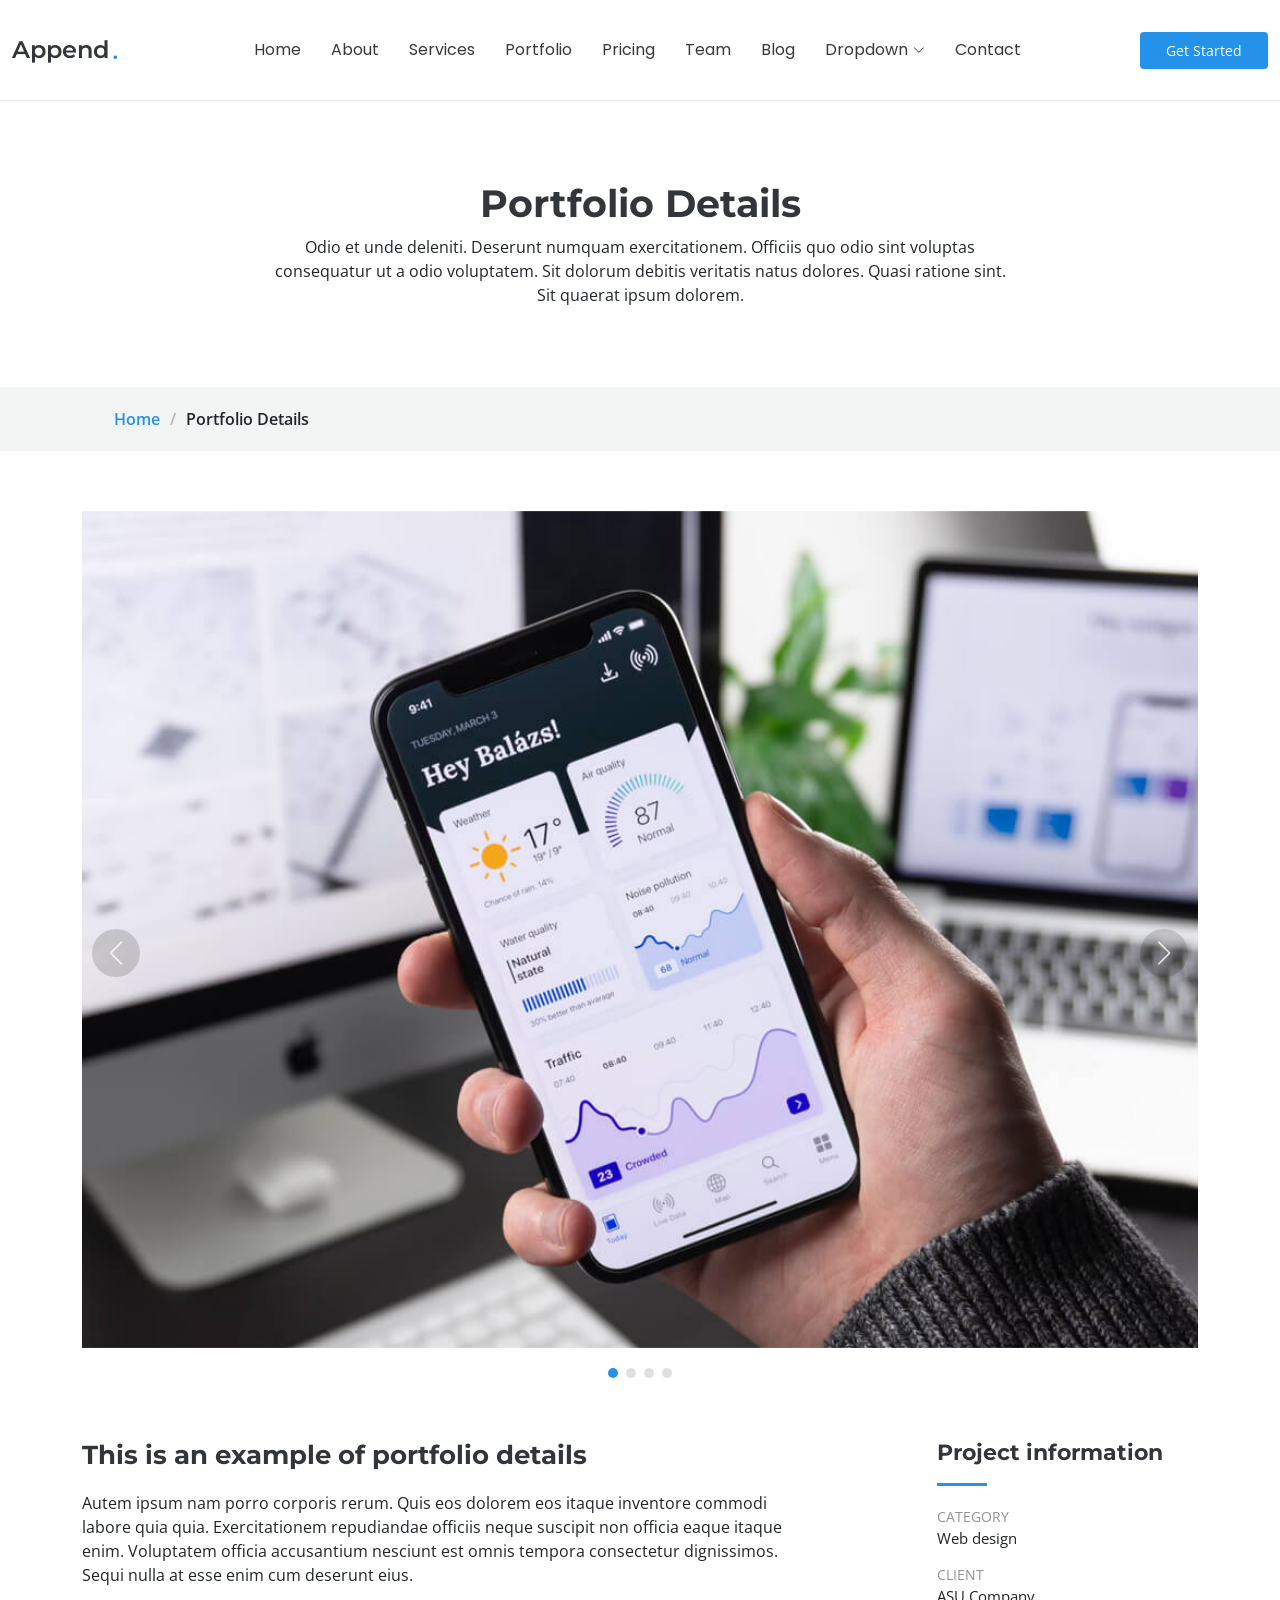
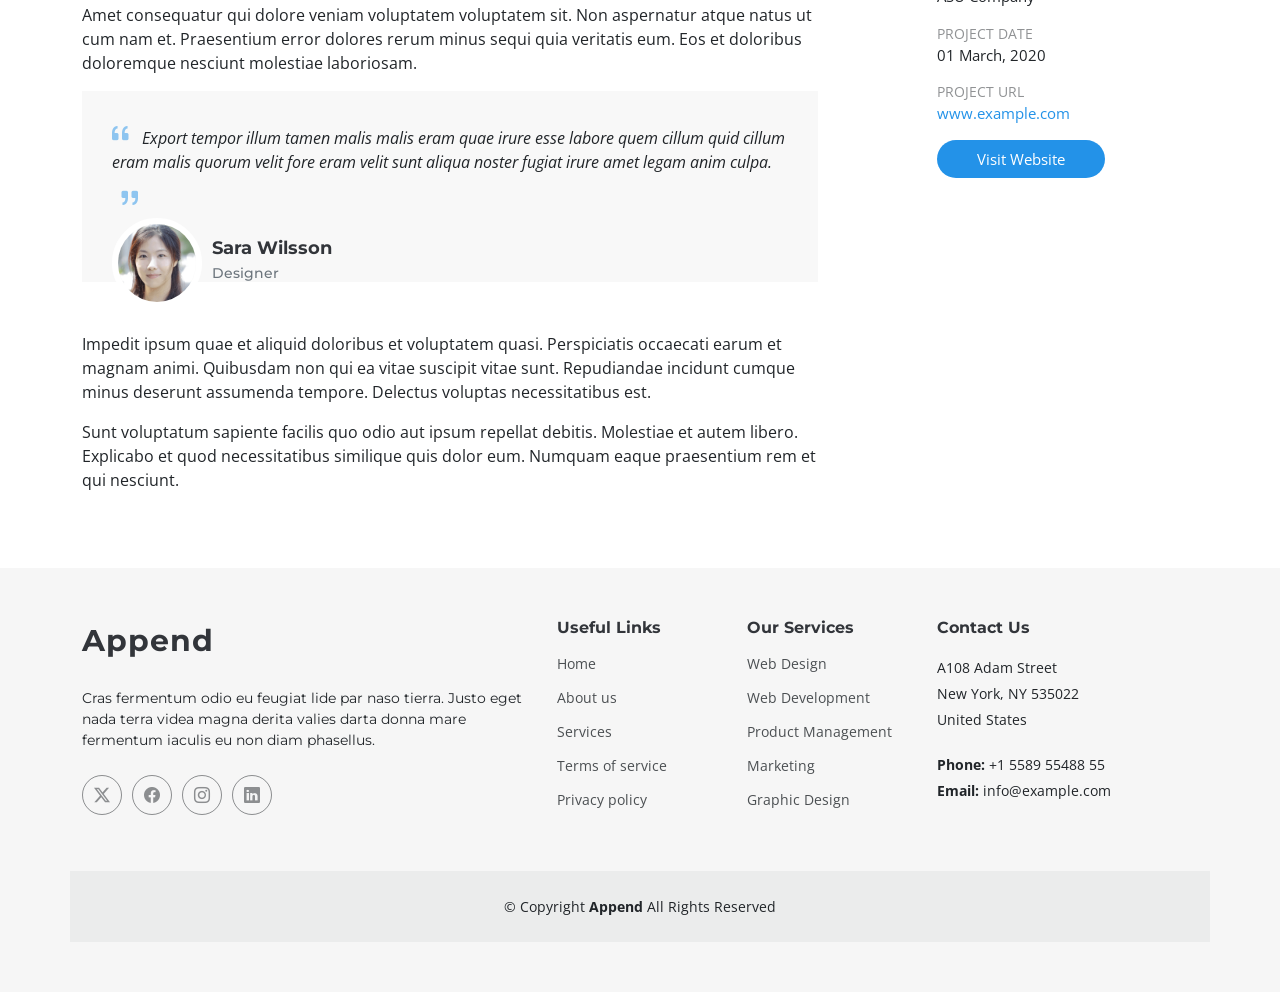
<file: Frontend/landingpage/portfolio-details.html>
<!DOCTYPE html>
<html lang="en">

<head>
  <meta charset="utf-8">
  <meta content="width=device-width, initial-scale=1.0" name="viewport">
  <title>$ax¢oin | voor al uw crypto!</title>
  <meta content="" name="description">
  <meta content="" name="keywords">

  <!-- Favicons -->
  <link rel="apple-touch-icon" sizes="180x180" href="/Frontend/assets/apple-touch-icon.png">
  <link rel="icon" type="image/png" sizes="32x32" href="/Frontend/assets/favicon-32x32.png">
  <link rel="icon" type="image/png" sizes="16x16" href="/Frontend/assets/favicon-16x16.png">
  <link rel="manifest" href="/Frontend/assets/site.webmanifest">
  <link rel="mask-icon" href="/Frontend/assets/safari-pinned-tab.svg" color="#5bbad5">
  <meta name="msapplication-TileColor" content="#da532c">
  <meta name="msapplication-TileImage" content="/Frontend/assets/mstile-144x144.png">
  <meta name="theme-color" content="#ffffff">

  <!-- Fonts -->
  <link href="https://fonts.googleapis.com" rel="preconnect">
  <link href="https://fonts.gstatic.com" rel="preconnect" crossorigin>
  <link href="https://fonts.googleapis.com/css2?family=Open+Sans:ital,wght@0,300;0,400;0,500;0,600;0,700;0,800;1,300;1,400;1,500;1,600;1,700;1,800&family=Montserrat:ital,wght@0,100;0,200;0,300;0,400;0,500;0,600;0,700;0,800;0,900;1,100;1,200;1,300;1,400;1,500;1,600;1,700;1,800;1,900&family=Poppins:ital,wght@0,100;0,200;0,300;0,400;0,500;0,600;0,700;0,800;0,900;1,100;1,200;1,300;1,400;1,500;1,600;1,700;1,800;1,900&display=swap" rel="stylesheet">

  <!-- Vendor CSS Files -->
  <link href="assets/vendor/bootstrap/css/bootstrap.min.css" rel="stylesheet">
  <link href="assets/vendor/bootstrap-icons/bootstrap-icons.css" rel="stylesheet">
  <link href="assets/vendor/aos/aos.css" rel="stylesheet">
  <link href="assets/vendor/glightbox/css/glightbox.min.css" rel="stylesheet">
  <link href="assets/vendor/swiper/swiper-bundle.min.css" rel="stylesheet">

  <!-- Main CSS File -->
  <link href="assets/css/main.css" rel="stylesheet">

  <!-- =======================================================
  * Template Name: Append
  * Template URL: https://bootstrapmade.com/append-bootstrap-website-template/
  * Updated: Jun 02 2024 with Bootstrap v5.3.3
  * Author: BootstrapMade.com
  * License: https://bootstrapmade.com/license/
  ======================================================== -->
</head>

<body class="portfolio-details-page">

  <header id="header" class="header d-flex align-items-center sticky-top">
    <div class="container-fluid position-relative d-flex align-items-center justify-content-between">

      <a href="index.html" class="logo d-flex align-items-center me-auto me-xl-0">
        <!-- Uncomment the line below if you also wish to use an image logo -->
        <!-- <img src="assets/img/logo.png" alt=""> -->
        <h1 class="sitename">Append</h1><span>.</span>
      </a>

      <nav id="navmenu" class="navmenu">
        <ul>
          <li><a href="index.html#hero" class="">Home</a></li>
          <li><a href="index.html#about">About</a></li>
          <li><a href="index.html#services">Services</a></li>
          <li><a href="index.html#portfolio">Portfolio</a></li>
          <li><a href="index.html#pricing">Pricing</a></li>
          <li><a href="index.html#team">Team</a></li>
          <li><a href="blog.html">Blog</a></li>
          <li class="dropdown"><a href="#"><span>Dropdown</span> <i class="bi bi-chevron-down toggle-dropdown"></i></a>
            <ul>
              <li><a href="#">Dropdown 1</a></li>
              <li class="dropdown"><a href="#"><span>Deep Dropdown</span> <i class="bi bi-chevron-down toggle-dropdown"></i></a>
                <ul>
                  <li><a href="#">Deep Dropdown 1</a></li>
                  <li><a href="#">Deep Dropdown 2</a></li>
                  <li><a href="#">Deep Dropdown 3</a></li>
                  <li><a href="#">Deep Dropdown 4</a></li>
                  <li><a href="#">Deep Dropdown 5</a></li>
                </ul>
              </li>
              <li><a href="#">Dropdown 2</a></li>
              <li><a href="#">Dropdown 3</a></li>
              <li><a href="#">Dropdown 4</a></li>
            </ul>
          </li>
          <li><a href="index.html#contact">Contact</a></li>
        </ul>
        <i class="mobile-nav-toggle d-xl-none bi bi-list"></i>
      </nav>

      <a class="btn-getstarted" href="index.html#about">Get Started</a>

    </div>
  </header>

  <main class="main">

    <!-- Page Title -->
    <div class="page-title" data-aos="fade">
      <div class="heading">
        <div class="container">
          <div class="row d-flex justify-content-center text-center">
            <div class="col-lg-8">
              <h1>Portfolio Details</h1>
              <p class="mb-0">Odio et unde deleniti. Deserunt numquam exercitationem. Officiis quo odio sint voluptas consequatur ut a odio voluptatem. Sit dolorum debitis veritatis natus dolores. Quasi ratione sint. Sit quaerat ipsum dolorem.</p>
            </div>
          </div>
        </div>
      </div>
      <nav class="breadcrumbs">
        <div class="container">
          <ol>
            <li><a href="index.html">Home</a></li>
            <li class="current">Portfolio Details</li>
          </ol>
        </div>
      </nav>
    </div><!-- End Page Title -->

    <!-- Portfolio Details Section -->
    <section id="portfolio-details" class="portfolio-details section">

      <div class="container" data-aos="fade-up">

        <div class="portfolio-details-slider swiper">
          <script type="application/json" class="swiper-config">
            {
              "loop": true,
              "speed": 600,
              "autoplay": {
                "delay": 5000
              },
              "slidesPerView": "auto",
              "navigation": {
                "nextEl": ".swiper-button-next",
                "prevEl": ".swiper-button-prev"
              },
              "pagination": {
                "el": ".swiper-pagination",
                "type": "bullets",
                "clickable": true
              }
            }
          </script>
          <div class="swiper-wrapper align-items-center">

            <div class="swiper-slide">
              <img src="assets/img/portfolio/app-1.jpg" alt="">
            </div>

            <div class="swiper-slide">
              <img src="assets/img/portfolio/product-1.jpg" alt="">
            </div>

            <div class="swiper-slide">
              <img src="assets/img/portfolio/branding-1.jpg" alt="">
            </div>

            <div class="swiper-slide">
              <img src="assets/img/portfolio/books-1.jpg" alt="">
            </div>

          </div>
          <div class="swiper-button-prev"></div>
          <div class="swiper-button-next"></div>
          <div class="swiper-pagination"></div>
        </div>

        <div class="row justify-content-between gy-4 mt-4">

          <div class="col-lg-8" data-aos="fade-up">
            <div class="portfolio-description">
              <h2>This is an example of portfolio details</h2>
              <p>
                Autem ipsum nam porro corporis rerum. Quis eos dolorem eos itaque inventore commodi labore quia quia. Exercitationem repudiandae officiis neque suscipit non officia eaque itaque enim. Voluptatem officia accusantium nesciunt est omnis tempora consectetur dignissimos. Sequi nulla at esse enim cum deserunt eius.
              </p>
              <p>
                Amet consequatur qui dolore veniam voluptatem voluptatem sit. Non aspernatur atque natus ut cum nam et. Praesentium error dolores rerum minus sequi quia veritatis eum. Eos et doloribus doloremque nesciunt molestiae laboriosam.
              </p>

              <div class="testimonial-item">
                <p>
                  <i class="bi bi-quote quote-icon-left"></i>
                  <span>Export tempor illum tamen malis malis eram quae irure esse labore quem cillum quid cillum eram malis quorum velit fore eram velit sunt aliqua noster fugiat irure amet legam anim culpa.</span>
                  <i class="bi bi-quote quote-icon-right"></i>
                </p>
                <div>
                  <img src="assets/img/testimonials/testimonials-2.jpg" class="testimonial-img" alt="">
                  <h3>Sara Wilsson</h3>
                  <h4>Designer</h4>
                </div>
              </div>

              <p>
                Impedit ipsum quae et aliquid doloribus et voluptatem quasi. Perspiciatis occaecati earum et magnam animi. Quibusdam non qui ea vitae suscipit vitae sunt. Repudiandae incidunt cumque minus deserunt assumenda tempore. Delectus voluptas necessitatibus est.
              </p>

              <p>
                Sunt voluptatum sapiente facilis quo odio aut ipsum repellat debitis. Molestiae et autem libero. Explicabo et quod necessitatibus similique quis dolor eum. Numquam eaque praesentium rem et qui nesciunt.
              </p>

            </div>
          </div>

          <div class="col-lg-3" data-aos="fade-up" data-aos-delay="100">
            <div class="portfolio-info">
              <h3>Project information</h3>
              <ul>
                <li><strong>Category</strong> Web design</li>
                <li><strong>Client</strong> ASU Company</li>
                <li><strong>Project date</strong> 01 March, 2020</li>
                <li><strong>Project URL</strong> <a href="#">www.example.com</a></li>
                <li><a href="#" class="btn-visit align-self-start">Visit Website</a></li>
              </ul>
            </div>
          </div>

        </div>

      </div>

    </section><!-- /Portfolio Details Section -->

  </main>

  <footer id="footer" class="footer position-relative">

    <div class="container footer-top">
      <div class="row gy-4">
        <div class="col-lg-5 col-md-12 footer-about">
          <a href="index.html" class="logo d-flex align-items-center">
            <span class="sitename">Append</span>
          </a>
          <p>Cras fermentum odio eu feugiat lide par naso tierra. Justo eget nada terra videa magna derita valies darta donna mare fermentum iaculis eu non diam phasellus.</p>
          <div class="social-links d-flex mt-4">
            <a href=""><i class="bi bi-twitter-x"></i></a>
            <a href=""><i class="bi bi-facebook"></i></a>
            <a href=""><i class="bi bi-instagram"></i></a>
            <a href=""><i class="bi bi-linkedin"></i></a>
          </div>
        </div>

        <div class="col-lg-2 col-6 footer-links">
          <h4>Useful Links</h4>
          <ul>
            <li><a href="#">Home</a></li>
            <li><a href="#">About us</a></li>
            <li><a href="#">Services</a></li>
            <li><a href="#">Terms of service</a></li>
            <li><a href="#">Privacy policy</a></li>
          </ul>
        </div>

        <div class="col-lg-2 col-6 footer-links">
          <h4>Our Services</h4>
          <ul>
            <li><a href="#">Web Design</a></li>
            <li><a href="#">Web Development</a></li>
            <li><a href="#">Product Management</a></li>
            <li><a href="#">Marketing</a></li>
            <li><a href="#">Graphic Design</a></li>
          </ul>
        </div>

        <div class="col-lg-3 col-md-12 footer-contact text-center text-md-start">
          <h4>Contact Us</h4>
          <p>A108 Adam Street</p>
          <p>New York, NY 535022</p>
          <p>United States</p>
          <p class="mt-4"><strong>Phone:</strong> <span>+1 5589 55488 55</span></p>
          <p><strong>Email:</strong> <span>info@example.com</span></p>
        </div>

      </div>
    </div>

    <div class="container copyright text-center mt-4">
      <p>© <span>Copyright</span> <strong class="sitename">Append</strong> <span>All Rights Reserved</span></p>
    </div>

  </footer>

  <!-- Scroll Top -->
  <a href="#" id="scroll-top" class="scroll-top d-flex align-items-center justify-content-center"><i class="bi bi-arrow-up-short"></i></a>

  <!-- Preloader -->
  <div id="preloader"></div>

  <!-- Vendor JS Files -->
  <script src="assets/vendor/bootstrap/js/bootstrap.bundle.min.js"></script>
  <script src="assets/vendor/php-email-form/validate.js"></script>
  <script src="assets/vendor/aos/aos.js"></script>
  <script src="assets/vendor/glightbox/js/glightbox.min.js"></script>
  <script src="assets/vendor/purecounter/purecounter_vanilla.js"></script>
  <script src="assets/vendor/imagesloaded/imagesloaded.pkgd.min.js"></script>
  <script src="assets/vendor/isotope-layout/isotope.pkgd.min.js"></script>
  <script src="assets/vendor/swiper/swiper-bundle.min.js"></script>

  <!-- Main JS File -->
  <script src="assets/js/main.js"></script>

</body>

</html>
</file>
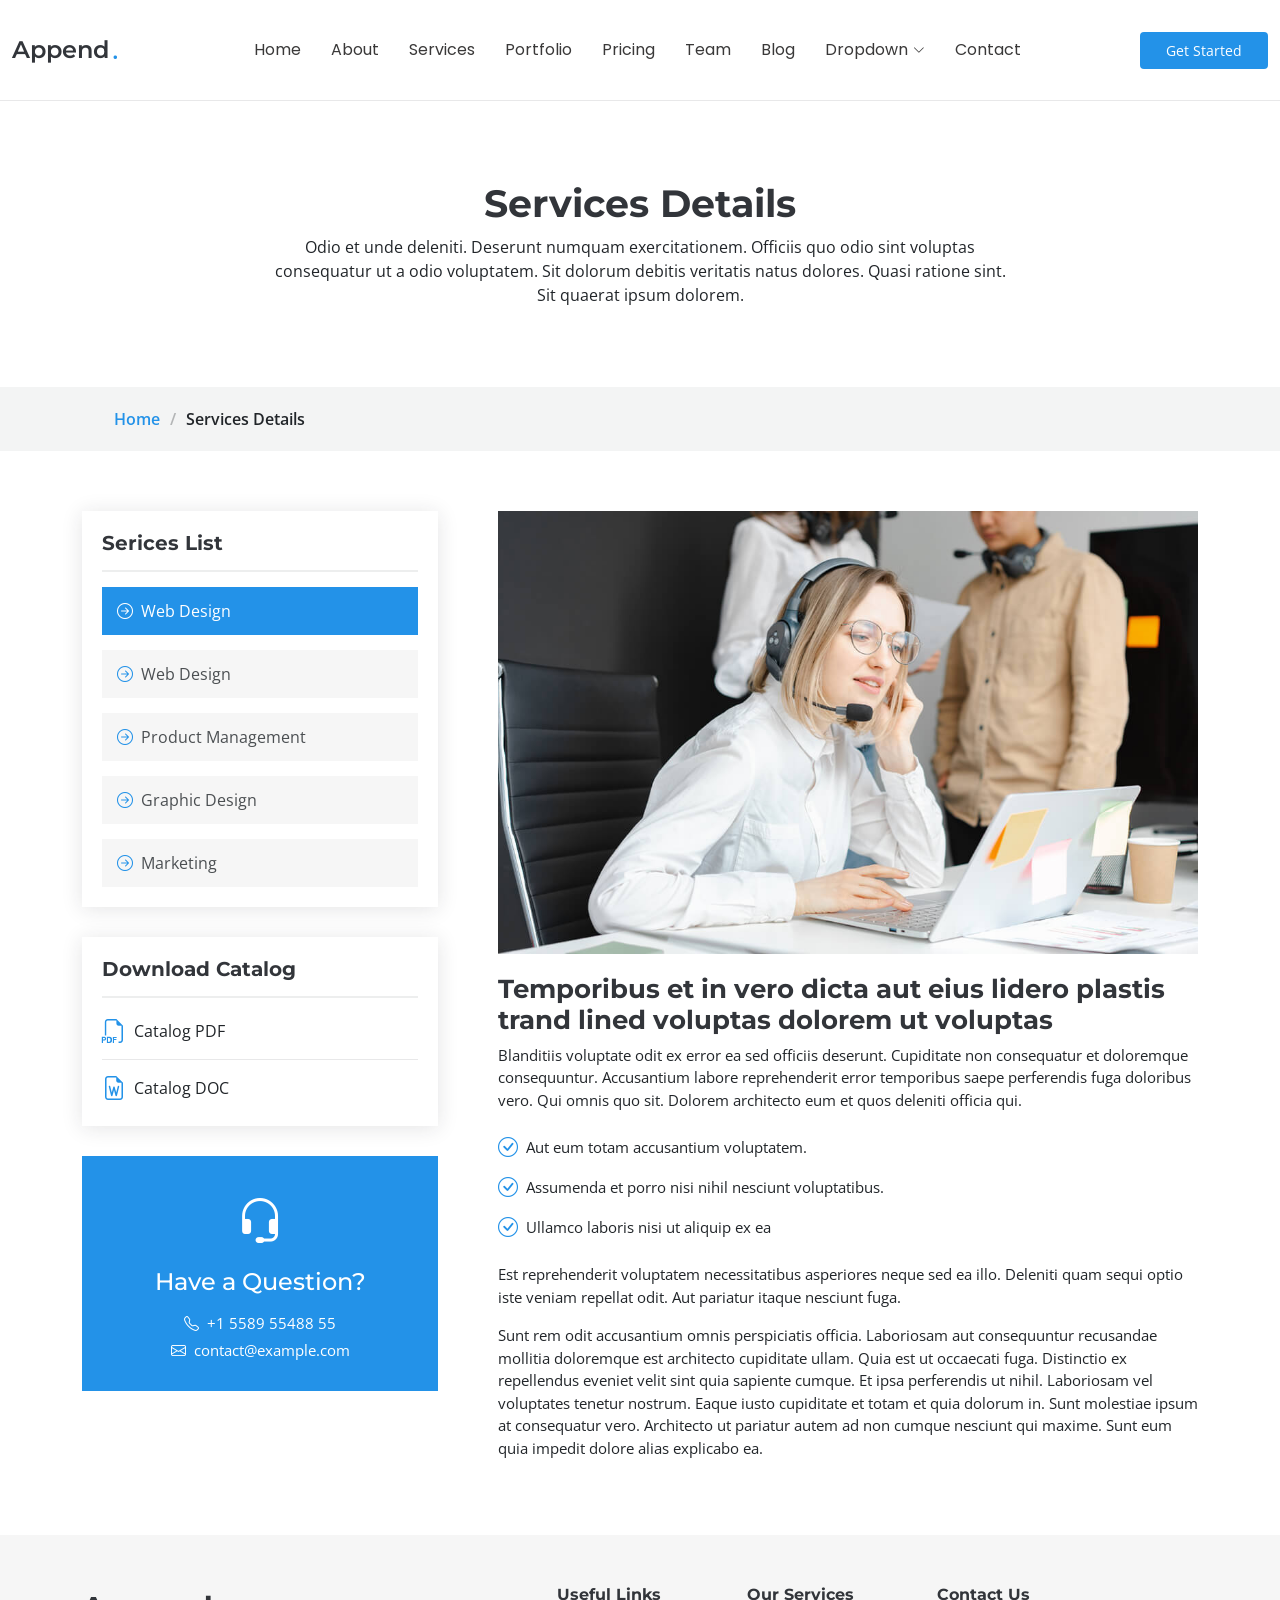
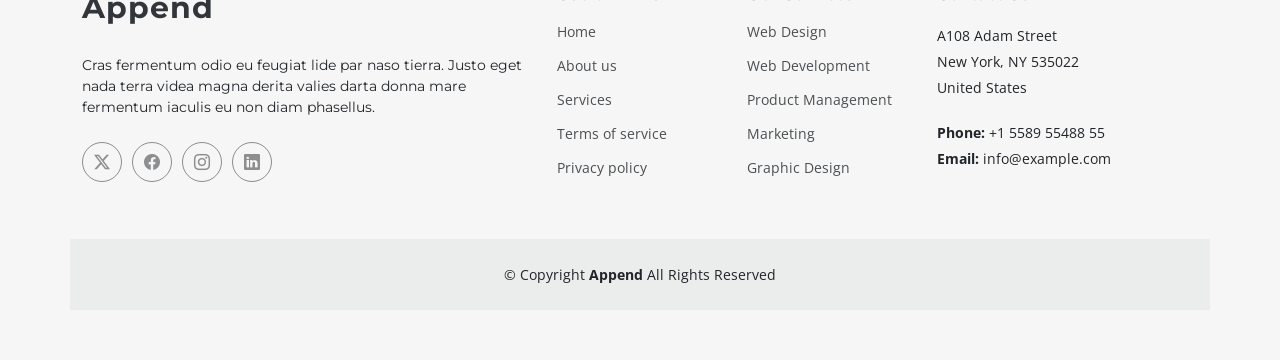
<file: Frontend/landingpage/services-details.html>
<!DOCTYPE html>
<html lang="en">

<head>
  <meta charset="utf-8">
  <meta content="width=device-width, initial-scale=1.0" name="viewport">
  <title>$ax¢oin | voor al uw crypto!</title>
  <meta content="" name="description">
  <meta content="" name="keywords">

  <!-- Favicons -->
  <link rel="apple-touch-icon" sizes="180x180" href="/Frontend/assets/apple-touch-icon.png">
  <link rel="icon" type="image/png" sizes="32x32" href="/Frontend/assets/favicon-32x32.png">
  <link rel="icon" type="image/png" sizes="16x16" href="/Frontend/assets/favicon-16x16.png">
  <link rel="manifest" href="/Frontend/assets/site.webmanifest">
  <link rel="mask-icon" href="/Frontend/assets/safari-pinned-tab.svg" color="#5bbad5">
  <meta name="msapplication-TileColor" content="#da532c">
  <meta name="msapplication-TileImage" content="/Frontend/assets/mstile-144x144.png">
  <meta name="theme-color" content="#ffffff">

  <!-- Fonts -->
  <link href="https://fonts.googleapis.com" rel="preconnect">
  <link href="https://fonts.gstatic.com" rel="preconnect" crossorigin>
  <link href="https://fonts.googleapis.com/css2?family=Open+Sans:ital,wght@0,300;0,400;0,500;0,600;0,700;0,800;1,300;1,400;1,500;1,600;1,700;1,800&family=Montserrat:ital,wght@0,100;0,200;0,300;0,400;0,500;0,600;0,700;0,800;0,900;1,100;1,200;1,300;1,400;1,500;1,600;1,700;1,800;1,900&family=Poppins:ital,wght@0,100;0,200;0,300;0,400;0,500;0,600;0,700;0,800;0,900;1,100;1,200;1,300;1,400;1,500;1,600;1,700;1,800;1,900&display=swap" rel="stylesheet">

  <!-- Vendor CSS Files -->
  <link href="assets/vendor/bootstrap/css/bootstrap.min.css" rel="stylesheet">
  <link href="assets/vendor/bootstrap-icons/bootstrap-icons.css" rel="stylesheet">
  <link href="assets/vendor/aos/aos.css" rel="stylesheet">
  <link href="assets/vendor/glightbox/css/glightbox.min.css" rel="stylesheet">
  <link href="assets/vendor/swiper/swiper-bundle.min.css" rel="stylesheet">

  <!-- Main CSS File -->
  <link href="assets/css/main.css" rel="stylesheet">

</head>

<body class="services-details-page">

  <header id="header" class="header d-flex align-items-center sticky-top">
    <div class="container-fluid position-relative d-flex align-items-center justify-content-between">

      <a href="index.html" class="logo d-flex align-items-center me-auto me-xl-0">
        <!-- Uncomment the line below if you also wish to use an image logo -->
        <!-- <img src="assets/img/logo.png" alt=""> -->
        <h1 class="sitename">Append</h1><span>.</span>
      </a>

      <nav id="navmenu" class="navmenu">
        <ul>
          <li><a href="index.html#hero" class="">Home</a></li>
          <li><a href="index.html#about">About</a></li>
          <li><a href="index.html#services">Services</a></li>
          <li><a href="index.html#portfolio">Portfolio</a></li>
          <li><a href="index.html#pricing">Pricing</a></li>
          <li><a href="index.html#team">Team</a></li>
          <li><a href="blog.html">Blog</a></li>
          <li class="dropdown"><a href="#"><span>Dropdown</span> <i class="bi bi-chevron-down toggle-dropdown"></i></a>
            <ul>
              <li><a href="#">Dropdown 1</a></li>
              <li class="dropdown"><a href="#"><span>Deep Dropdown</span> <i class="bi bi-chevron-down toggle-dropdown"></i></a>
                <ul>
                  <li><a href="#">Deep Dropdown 1</a></li>
                  <li><a href="#">Deep Dropdown 2</a></li>
                  <li><a href="#">Deep Dropdown 3</a></li>
                  <li><a href="#">Deep Dropdown 4</a></li>
                  <li><a href="#">Deep Dropdown 5</a></li>
                </ul>
              </li>
              <li><a href="#">Dropdown 2</a></li>
              <li><a href="#">Dropdown 3</a></li>
              <li><a href="#">Dropdown 4</a></li>
            </ul>
          </li>
          <li><a href="index.html#contact">Contact</a></li>
        </ul>
        <i class="mobile-nav-toggle d-xl-none bi bi-list"></i>
      </nav>

      <a class="btn-getstarted" href="index.html#about">Get Started</a>

    </div>
  </header>

  <main class="main">

    <!-- Page Title -->
    <div class="page-title" data-aos="fade">
      <div class="heading">
        <div class="container">
          <div class="row d-flex justify-content-center text-center">
            <div class="col-lg-8">
              <h1>Services Details</h1>
              <p class="mb-0">Odio et unde deleniti. Deserunt numquam exercitationem. Officiis quo odio sint voluptas consequatur ut a odio voluptatem. Sit dolorum debitis veritatis natus dolores. Quasi ratione sint. Sit quaerat ipsum dolorem.</p>
            </div>
          </div>
        </div>
      </div>
      <nav class="breadcrumbs">
        <div class="container">
          <ol>
            <li><a href="index.html">Home</a></li>
            <li class="current">Services Details</li>
          </ol>
        </div>
      </nav>
    </div><!-- End Page Title -->

    <!-- Service Details Section -->
    <section id="service-details" class="service-details section">

      <div class="container">

        <div class="row gy-5">

          <div class="col-lg-4" data-aos="fade-up" data-aos-delay="100">

            <div class="service-box">
              <h4>Serices List</h4>
              <div class="services-list">
                <a href="#" class="active"><i class="bi bi-arrow-right-circle"></i><span>Web Design</span></a>
                <a href="#"><i class="bi bi-arrow-right-circle"></i><span>Web Design</span></a>
                <a href="#"><i class="bi bi-arrow-right-circle"></i><span>Product Management</span></a>
                <a href="#"><i class="bi bi-arrow-right-circle"></i><span>Graphic Design</span></a>
                <a href="#"><i class="bi bi-arrow-right-circle"></i><span>Marketing</span></a>
              </div>
            </div><!-- End Services List -->

            <div class="service-box">
              <h4>Download Catalog</h4>
              <div class="download-catalog">
                <a href="#"><i class="bi bi-filetype-pdf"></i><span>Catalog PDF</span></a>
                <a href="#"><i class="bi bi-file-earmark-word"></i><span>Catalog DOC</span></a>
              </div>
            </div><!-- End Services List -->

            <div class="help-box d-flex flex-column justify-content-center align-items-center">
              <i class="bi bi-headset help-icon"></i>
              <h4>Have a Question?</h4>
              <p class="d-flex align-items-center mt-2 mb-0"><i class="bi bi-telephone me-2"></i> <span>+1 5589 55488 55</span></p>
              <p class="d-flex align-items-center mt-1 mb-0"><i class="bi bi-envelope me-2"></i> <a href="mailto:contact@example.com">contact@example.com</a></p>
            </div>

          </div>

          <div class="col-lg-8 ps-lg-5" data-aos="fade-up" data-aos-delay="200">
            <img src="assets/img/services.jpg" alt="" class="img-fluid services-img">
            <h3>Temporibus et in vero dicta aut eius lidero plastis trand lined voluptas dolorem ut voluptas</h3>
            <p>
              Blanditiis voluptate odit ex error ea sed officiis deserunt. Cupiditate non consequatur et doloremque consequuntur. Accusantium labore reprehenderit error temporibus saepe perferendis fuga doloribus vero. Qui omnis quo sit. Dolorem architecto eum et quos deleniti officia qui.
            </p>
            <ul>
              <li><i class="bi bi-check-circle"></i> <span>Aut eum totam accusantium voluptatem.</span></li>
              <li><i class="bi bi-check-circle"></i> <span>Assumenda et porro nisi nihil nesciunt voluptatibus.</span></li>
              <li><i class="bi bi-check-circle"></i> <span>Ullamco laboris nisi ut aliquip ex ea</span></li>
            </ul>
            <p>
              Est reprehenderit voluptatem necessitatibus asperiores neque sed ea illo. Deleniti quam sequi optio iste veniam repellat odit. Aut pariatur itaque nesciunt fuga.
            </p>
            <p>
              Sunt rem odit accusantium omnis perspiciatis officia. Laboriosam aut consequuntur recusandae mollitia doloremque est architecto cupiditate ullam. Quia est ut occaecati fuga. Distinctio ex repellendus eveniet velit sint quia sapiente cumque. Et ipsa perferendis ut nihil. Laboriosam vel voluptates tenetur nostrum. Eaque iusto cupiditate et totam et quia dolorum in. Sunt molestiae ipsum at consequatur vero. Architecto ut pariatur autem ad non cumque nesciunt qui maxime. Sunt eum quia impedit dolore alias explicabo ea.
            </p>
          </div>

        </div>

      </div>

    </section><!-- /Service Details Section -->

  </main>

  <footer id="footer" class="footer position-relative">

    <div class="container footer-top">
      <div class="row gy-4">
        <div class="col-lg-5 col-md-12 footer-about">
          <a href="index.html" class="logo d-flex align-items-center">
            <span class="sitename">Append</span>
          </a>
          <p>Cras fermentum odio eu feugiat lide par naso tierra. Justo eget nada terra videa magna derita valies darta donna mare fermentum iaculis eu non diam phasellus.</p>
          <div class="social-links d-flex mt-4">
            <a href=""><i class="bi bi-twitter-x"></i></a>
            <a href=""><i class="bi bi-facebook"></i></a>
            <a href=""><i class="bi bi-instagram"></i></a>
            <a href=""><i class="bi bi-linkedin"></i></a>
          </div>
        </div>

        <div class="col-lg-2 col-6 footer-links">
          <h4>Useful Links</h4>
          <ul>
            <li><a href="#">Home</a></li>
            <li><a href="#">About us</a></li>
            <li><a href="#">Services</a></li>
            <li><a href="#">Terms of service</a></li>
            <li><a href="#">Privacy policy</a></li>
          </ul>
        </div>

        <div class="col-lg-2 col-6 footer-links">
          <h4>Our Services</h4>
          <ul>
            <li><a href="#">Web Design</a></li>
            <li><a href="#">Web Development</a></li>
            <li><a href="#">Product Management</a></li>
            <li><a href="#">Marketing</a></li>
            <li><a href="#">Graphic Design</a></li>
          </ul>
        </div>

        <div class="col-lg-3 col-md-12 footer-contact text-center text-md-start">
          <h4>Contact Us</h4>
          <p>A108 Adam Street</p>
          <p>New York, NY 535022</p>
          <p>United States</p>
          <p class="mt-4"><strong>Phone:</strong> <span>+1 5589 55488 55</span></p>
          <p><strong>Email:</strong> <span>info@example.com</span></p>
        </div>

      </div>
    </div>

    <div class="container copyright text-center mt-4">
      <p>© <span>Copyright</span> <strong class="sitename">Append</strong> <span>All Rights Reserved</span></p>
    </div>

  </footer>

  <!-- Scroll Top -->
  <a href="#" id="scroll-top" class="scroll-top d-flex align-items-center justify-content-center"><i class="bi bi-arrow-up-short"></i></a>

  <!-- Preloader -->
  <div id="preloader"></div>

  <!-- Vendor JS Files -->
  <script src="assets/vendor/bootstrap/js/bootstrap.bundle.min.js"></script>
  <script src="assets/vendor/php-email-form/validate.js"></script>
  <script src="assets/vendor/aos/aos.js"></script>
  <script src="assets/vendor/glightbox/js/glightbox.min.js"></script>
  <script src="assets/vendor/purecounter/purecounter_vanilla.js"></script>
  <script src="assets/vendor/imagesloaded/imagesloaded.pkgd.min.js"></script>
  <script src="assets/vendor/isotope-layout/isotope.pkgd.min.js"></script>
  <script src="assets/vendor/swiper/swiper-bundle.min.js"></script>

  <!-- Main JS File -->
  <script src="assets/js/main.js"></script>

</body>

</html>
</file>
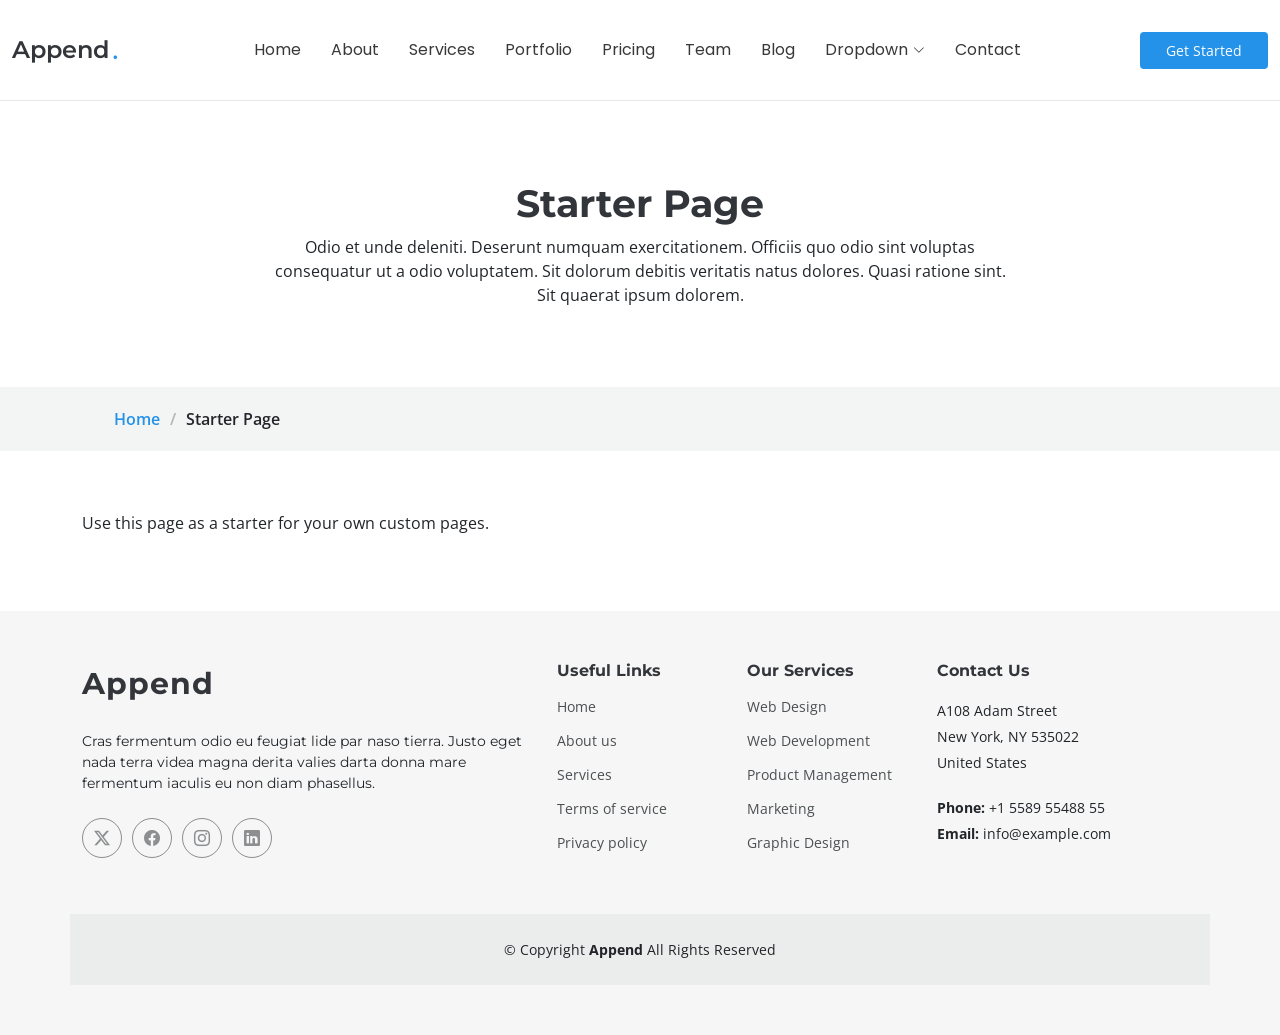
<file: Frontend/landingpage/starter-page.html>
<!DOCTYPE html>
<html lang="en">

<head>
  <meta charset="utf-8">
  <meta content="width=device-width, initial-scale=1.0" name="viewport">
  <title>$ax¢oin | voor al uw crypto!</title>
  <meta content="" name="description">
  <meta content="" name="keywords">

  <!-- Favicons -->
  <link rel="apple-touch-icon" sizes="180x180" href="/Frontend/assets/apple-touch-icon.png">
  <link rel="icon" type="image/png" sizes="32x32" href="/Frontend/assets/favicon-32x32.png">
  <link rel="icon" type="image/png" sizes="16x16" href="/Frontend/assets/favicon-16x16.png">
  <link rel="manifest" href="/Frontend/assets/site.webmanifest">
  <link rel="mask-icon" href="/Frontend/assets/safari-pinned-tab.svg" color="#5bbad5">
  <meta name="msapplication-TileColor" content="#da532c">
  <meta name="msapplication-TileImage" content="/Frontend/assets/mstile-144x144.png">
  <meta name="theme-color" content="#ffffff">

  <!-- Fonts -->
  <link href="https://fonts.googleapis.com" rel="preconnect">
  <link href="https://fonts.gstatic.com" rel="preconnect" crossorigin>
  <link href="https://fonts.googleapis.com/css2?family=Open+Sans:ital,wght@0,300;0,400;0,500;0,600;0,700;0,800;1,300;1,400;1,500;1,600;1,700;1,800&family=Montserrat:ital,wght@0,100;0,200;0,300;0,400;0,500;0,600;0,700;0,800;0,900;1,100;1,200;1,300;1,400;1,500;1,600;1,700;1,800;1,900&family=Poppins:ital,wght@0,100;0,200;0,300;0,400;0,500;0,600;0,700;0,800;0,900;1,100;1,200;1,300;1,400;1,500;1,600;1,700;1,800;1,900&display=swap" rel="stylesheet">

  <!-- Vendor CSS Files -->
  <link href="assets/vendor/bootstrap/css/bootstrap.min.css" rel="stylesheet">
  <link href="assets/vendor/bootstrap-icons/bootstrap-icons.css" rel="stylesheet">
  <link href="assets/vendor/aos/aos.css" rel="stylesheet">
  <link href="assets/vendor/glightbox/css/glightbox.min.css" rel="stylesheet">
  <link href="assets/vendor/swiper/swiper-bundle.min.css" rel="stylesheet">

  <!-- Main CSS File -->
  <link href="assets/css/main.css" rel="stylesheet">

  <!-- =======================================================
  * Template Name: Append
  * Template URL: https://bootstrapmade.com/append-bootstrap-website-template/
  * Updated: Jun 02 2024 with Bootstrap v5.3.3
  * Author: BootstrapMade.com
  * License: https://bootstrapmade.com/license/
  ======================================================== -->
</head>

<body class="starter-page-page">

  <header id="header" class="header d-flex align-items-center sticky-top">
    <div class="container-fluid position-relative d-flex align-items-center justify-content-between">

      <a href="index.html" class="logo d-flex align-items-center me-auto me-xl-0">
        <!-- Uncomment the line below if you also wish to use an image logo -->
        <!-- <img src="assets/img/logo.png" alt=""> -->
        <h1 class="sitename">Append</h1><span>.</span>
      </a>

      <nav id="navmenu" class="navmenu">
        <ul>
          <li><a href="index.html#hero" class="">Home</a></li>
          <li><a href="index.html#about">About</a></li>
          <li><a href="index.html#services">Services</a></li>
          <li><a href="index.html#portfolio">Portfolio</a></li>
          <li><a href="index.html#pricing">Pricing</a></li>
          <li><a href="index.html#team">Team</a></li>
          <li><a href="blog.html">Blog</a></li>
          <li class="dropdown"><a href="#"><span>Dropdown</span> <i class="bi bi-chevron-down toggle-dropdown"></i></a>
            <ul>
              <li><a href="#">Dropdown 1</a></li>
              <li class="dropdown"><a href="#"><span>Deep Dropdown</span> <i class="bi bi-chevron-down toggle-dropdown"></i></a>
                <ul>
                  <li><a href="#">Deep Dropdown 1</a></li>
                  <li><a href="#">Deep Dropdown 2</a></li>
                  <li><a href="#">Deep Dropdown 3</a></li>
                  <li><a href="#">Deep Dropdown 4</a></li>
                  <li><a href="#">Deep Dropdown 5</a></li>
                </ul>
              </li>
              <li><a href="#">Dropdown 2</a></li>
              <li><a href="#">Dropdown 3</a></li>
              <li><a href="#">Dropdown 4</a></li>
            </ul>
          </li>
          <li><a href="index.html#contact">Contact</a></li>
        </ul>
        <i class="mobile-nav-toggle d-xl-none bi bi-list"></i>
      </nav>

      <a class="btn-getstarted" href="index.html#about">Get Started</a>

    </div>
  </header>

  <main class="main">

    <!-- Page Title -->
    <div class="page-title" data-aos="fade">
      <div class="heading">
        <div class="container">
          <div class="row d-flex justify-content-center text-center">
            <div class="col-lg-8">
              <h1>Starter Page</h1>
              <p class="mb-0">Odio et unde deleniti. Deserunt numquam exercitationem. Officiis quo odio sint voluptas consequatur ut a odio voluptatem. Sit dolorum debitis veritatis natus dolores. Quasi ratione sint. Sit quaerat ipsum dolorem.</p>
            </div>
          </div>
        </div>
      </div>
      <nav class="breadcrumbs">
        <div class="container">
          <ol>
            <li><a href="index.html">Home</a></li>
            <li class="current">Starter Page</li>
          </ol>
        </div>
      </nav>
    </div><!-- End Page Title -->

    <!-- Starter Section Section -->
    <section id="starter-section" class="starter-section section">

      <div class="container" data-aos="fade-up">
        <p>Use this page as a starter for your own custom pages.</p>
      </div>

    </section><!-- /Starter Section Section -->

  </main>

  <footer id="footer" class="footer position-relative">

    <div class="container footer-top">
      <div class="row gy-4">
        <div class="col-lg-5 col-md-12 footer-about">
          <a href="index.html" class="logo d-flex align-items-center">
            <span class="sitename">Append</span>
          </a>
          <p>Cras fermentum odio eu feugiat lide par naso tierra. Justo eget nada terra videa magna derita valies darta donna mare fermentum iaculis eu non diam phasellus.</p>
          <div class="social-links d-flex mt-4">
            <a href=""><i class="bi bi-twitter-x"></i></a>
            <a href=""><i class="bi bi-facebook"></i></a>
            <a href=""><i class="bi bi-instagram"></i></a>
            <a href=""><i class="bi bi-linkedin"></i></a>
          </div>
        </div>

        <div class="col-lg-2 col-6 footer-links">
          <h4>Useful Links</h4>
          <ul>
            <li><a href="#">Home</a></li>
            <li><a href="#">About us</a></li>
            <li><a href="#">Services</a></li>
            <li><a href="#">Terms of service</a></li>
            <li><a href="#">Privacy policy</a></li>
          </ul>
        </div>

        <div class="col-lg-2 col-6 footer-links">
          <h4>Our Services</h4>
          <ul>
            <li><a href="#">Web Design</a></li>
            <li><a href="#">Web Development</a></li>
            <li><a href="#">Product Management</a></li>
            <li><a href="#">Marketing</a></li>
            <li><a href="#">Graphic Design</a></li>
          </ul>
        </div>

        <div class="col-lg-3 col-md-12 footer-contact text-center text-md-start">
          <h4>Contact Us</h4>
          <p>A108 Adam Street</p>
          <p>New York, NY 535022</p>
          <p>United States</p>
          <p class="mt-4"><strong>Phone:</strong> <span>+1 5589 55488 55</span></p>
          <p><strong>Email:</strong> <span>info@example.com</span></p>
        </div>

      </div>
    </div>

    <div class="container copyright text-center mt-4">
      <p>© <span>Copyright</span> <strong class="sitename">Append</strong> <span>All Rights Reserved</span></p>
    </div>

  </footer>

  <!-- Scroll Top -->
  <a href="#" id="scroll-top" class="scroll-top d-flex align-items-center justify-content-center"><i class="bi bi-arrow-up-short"></i></a>

  <!-- Preloader -->
  <div id="preloader"></div>

  <!-- Vendor JS Files -->
  <script src="assets/vendor/bootstrap/js/bootstrap.bundle.min.js"></script>
  <script src="assets/vendor/php-email-form/validate.js"></script>
  <script src="assets/vendor/aos/aos.js"></script>
  <script src="assets/vendor/glightbox/js/glightbox.min.js"></script>
  <script src="assets/vendor/purecounter/purecounter_vanilla.js"></script>
  <script src="assets/vendor/imagesloaded/imagesloaded.pkgd.min.js"></script>
  <script src="assets/vendor/isotope-layout/isotope.pkgd.min.js"></script>
  <script src="assets/vendor/swiper/swiper-bundle.min.js"></script>

  <!-- Main JS File -->
  <script src="assets/js/main.js"></script>

</body>

</html>
</file>
<file: Frontend/landingpage/assets/css/main.css>
/**
* Template Name: Append
* Template URL: https://bootstrapmade.com/append-bootstrap-website-template/
* Updated: Jun 02 2024 with Bootstrap v5.3.3
* Author: BootstrapMade.com
* License: https://bootstrapmade.com/license/
*/

/*--------------------------------------------------------------
# Font & Color Variables
# Help: https://bootstrapmade.com/color-system/
--------------------------------------------------------------*/
/* Fonts */
:root {
  --default-font: "Open Sans", system-ui, -apple-system, "Segoe UI", Roboto, "Helvetica Neue", Arial, "Noto Sans", "Liberation Sans", sans-serif, "Apple Color Emoji", "Segoe UI Emoji", "Segoe UI Symbol", "Noto Color Emoji";
  --heading-font: "Montserrat", sans-serif;
  --nav-font: "Poppins", sans-serif;
}

/* Global Colors */
:root {
  /* Background Color - This color is applied to the background of the entire website as well as individual sections. */
  --background-color: #ffffff;

  /* Default Color - This is the default color used for the majority of the text content. */
  --default-color: #212529;

  /* Heading Color - This color is used for titles, headings and secondary elements. */
  --heading-color: #32353a;

  /* Accent Color - This is the main accent color that represents your brand on the website. It's used for buttons, links, and other elements that need to stand out. */
  --accent-color: #2392e8;

  /* Contrast Color - This is a color used for text when the background color is one of the heading, accent, or default colors. Its purpose is to ensure proper contrast and readability when placed over these more dominant colors. */
  --contrast-color: #ffffff;
}

/* Nav Menu Colors */
:root {
  /* Nav Color - This is the default color of the main navmenu links. */
  --nav-color: #3a3939;

  /* Nav Hover Color - This color is applied to main navmenu links when they are hovered over. */
  --nav-hover-color: #e84545;

  /* Nav Dropdown Background Color - This color is used as the background for dropdown boxes that appear when hovering over primary navigation items. */
  --nav-dropdown-background-color: #ffffff;

  /* Nav Dropdown Color - This color is used for navigation links of the dropdown items in the navigation menu. */
  --nav-dropdown-color: #3a3939;

  /* Nav Dropdown Hover Color - Similar to --nav-hover-color, this color is applied to dropdown navigation links when they are hovered over. */
  --nav-dropdown-hover-color: #e84545;
}

/* Smooth scroll */
:root {
  scroll-behavior: smooth;
}

/*--------------------------------------------------------------
# General
--------------------------------------------------------------*/
body {
  color: var(--default-color);
  background-color: var(--background-color);
  font-family: var(--default-font);
}

a {
  color: var(--accent-color);
  text-decoration: none;
  transition: 0.3s;
}

a:hover {
  color: color-mix(in srgb, var(--accent-color), transparent 25%);
  text-decoration: none;
}

h1,
h2,
h3,
h4,
h5,
h6 {
  color: var(--heading-color);
  font-family: var(--heading-font);
}

/*--------------------------------------------------------------
# Global Header
--------------------------------------------------------------*/
.header {
  color: var(--default-color);
  background-color: var(--background-color);
  padding: 20px 0;
  transition: all 0.5s;
  z-index: 997;
}

.header .logo {
  line-height: 1;
}

.header .logo img {
  max-height: 36px;
  margin-right: 8px;
}

.header .logo h1 {
  font-size: 24px;
  margin: 0;
  font-weight: 600;
  color: var(--heading-color);
}

.header .logo span {
  color: var(--accent-color);
  font-size: 24px;
  font-weight: 600;
  padding-left: 3px;
}

.header .btn-getstarted,
.header .btn-getstarted:focus {
  color: var(--contrast-color);
  background: var(--accent-color);
  font-size: 14px;
  padding: 8px 26px;
  margin: 0;
  border-radius: 4px;
  transition: 0.3s;
}

.header .btn-getstarted:hover,
.header .btn-getstarted:focus:hover {
  color: var(--contrast-color);
  background: color-mix(in srgb, var(--accent-color), transparent 15%);
}

@media (max-width: 1200px) {
  .header .logo {
    order: 1;
  }

  .header .btn-getstarted {
    order: 2;
    margin: 0 15px 0 0;
    padding: 6px 20px;
  }

  .header .navmenu {
    order: 3;
  }
}

.scrolled .header {
  box-shadow: 0 0 30px 10px rgba(0, 0, 0, 0.1);
}

/* Index Page Header
------------------------------*/
.index-page .header {
  --background-color: rgba(255, 255, 255, 0);
  --heading-color: #ffffff;
  --nav-color: rgba(255, 255, 255, 0.5);
  --nav-hover-color: #ffffff;
}

/* Index Page Header on Scroll
------------------------------*/
.index-page.scrolled .header {
  --background-color: #ffffff;
  --heading-color: #32353a;
  --nav-color: #3a3939;
  --nav-hover-color: #e84545;
}

/*--------------------------------------------------------------
# Navigation Menu
--------------------------------------------------------------*/
/* Navmenu - Desktop */
@media (min-width: 1200px) {
  .navmenu {
    padding: 0;
  }

  .navmenu ul {
    margin: 0;
    padding: 0;
    display: flex;
    list-style: none;
    align-items: center;
  }

  .navmenu li {
    position: relative;
  }

  .navmenu a,
  .navmenu a:focus {
    color: var(--nav-color);
    padding: 18px 15px;
    font-size: 16px;
    font-family: var(--nav-font);
    font-weight: 400;
    display: flex;
    align-items: center;
    justify-content: space-between;
    white-space: nowrap;
    transition: 0.3s;
  }

  .navmenu a i,
  .navmenu a:focus i {
    font-size: 12px;
    line-height: 0;
    margin-left: 5px;
    transition: 0.3s;
  }

  .navmenu li:last-child a {
    padding-right: 0;
  }

  .navmenu li:hover>a,
  .navmenu .active,
  .navmenu .active:focus {
    color: var(--nav-hover-color);
  }

  .navmenu .dropdown ul {
    margin: 0;
    padding: 10px 0;
    background: var(--nav-dropdown-background-color);
    display: block;
    position: absolute;
    visibility: hidden;
    left: 14px;
    top: 130%;
    opacity: 0;
    transition: 0.3s;
    border-radius: 4px;
    z-index: 99;
    box-shadow: 0px 0px 30px color-mix(in srgb, var(--default-color), transparent 85%);
  }

  .navmenu .dropdown ul li {
    min-width: 200px;
  }

  .navmenu .dropdown ul a {
    padding: 10px 20px;
    font-size: 15px;
    text-transform: none;
    color: var(--nav-dropdown-color);
  }

  .navmenu .dropdown ul a i {
    font-size: 12px;
  }

  .navmenu .dropdown ul a:hover,
  .navmenu .dropdown ul .active:hover,
  .navmenu .dropdown ul li:hover>a {
    color: var(--nav-dropdown-hover-color);
  }

  .navmenu .dropdown:hover>ul {
    opacity: 1;
    top: 100%;
    visibility: visible;
  }

  .navmenu .dropdown .dropdown ul {
    top: 0;
    left: -90%;
    visibility: hidden;
  }

  .navmenu .dropdown .dropdown:hover>ul {
    opacity: 1;
    top: 0;
    left: -100%;
    visibility: visible;
  }
}

/* Navmenu - Mobile */
@media (max-width: 1199px) {
  .mobile-nav-toggle {
    color: var(--nav-color);
    font-size: 28px;
    line-height: 0;
    margin-right: 10px;
    cursor: pointer;
    transition: color 0.3s;
  }

  .navmenu {
    padding: 0;
    z-index: 9997;
  }

  .navmenu ul {
    display: none;
    position: absolute;
    inset: 60px 20px 20px 20px;
    padding: 10px 0;
    margin: 0;
    border-radius: 6px;
    background-color: var(--nav-dropdown-background-color);
    overflow-y: auto;
    transition: 0.3s;
    z-index: 9998;
    box-shadow: 0px 0px 30px color-mix(in srgb, var(--default-color), transparent 90%);
  }

  .navmenu a,
  .navmenu a:focus {
    color: var(--nav-dropdown-color);
    padding: 10px 20px;
    font-family: var(--nav-font);
    font-size: 17px;
    font-weight: 500;
    display: flex;
    align-items: center;
    justify-content: space-between;
    white-space: nowrap;
    transition: 0.3s;
  }

  .navmenu a i,
  .navmenu a:focus i {
    font-size: 12px;
    line-height: 0;
    margin-left: 5px;
    width: 30px;
    height: 30px;
    display: flex;
    align-items: center;
    justify-content: center;
    border-radius: 50%;
    transition: 0.3s;
    background-color: color-mix(in srgb, var(--accent-color), transparent 90%);
  }

  .navmenu a i:hover,
  .navmenu a:focus i:hover {
    background-color: var(--accent-color);
    color: var(--contrast-color);
  }

  .navmenu a:hover,
  .navmenu .active,
  .navmenu .active:focus {
    color: var(--nav-dropdown-hover-color);
  }

  .navmenu .active i,
  .navmenu .active:focus i {
    background-color: var(--accent-color);
    color: var(--contrast-color);
    transform: rotate(180deg);
  }

  .navmenu .dropdown ul {
    position: static;
    display: none;
    z-index: 99;
    padding: 10px 0;
    margin: 10px 20px;
    background-color: var(--nav-dropdown-background-color);
    border: 1px solid color-mix(in srgb, var(--default-color), transparent 90%);
    box-shadow: none;
    transition: all 0.5s ease-in-out;
  }

  .navmenu .dropdown ul ul {
    background-color: rgba(33, 37, 41, 0.1);
  }

  .navmenu .dropdown>.dropdown-active {
    display: block;
    background-color: rgba(33, 37, 41, 0.03);
  }

  .mobile-nav-active {
    overflow: hidden;
  }

  .mobile-nav-active .mobile-nav-toggle {
    color: #fff;
    position: absolute;
    font-size: 32px;
    top: 15px;
    right: 15px;
    margin-right: 0;
    z-index: 9999;
  }

  .mobile-nav-active .navmenu {
    position: fixed;
    overflow: hidden;
    inset: 0;
    background: rgba(33, 37, 41, 0.8);
    transition: 0.3s;
  }

  .mobile-nav-active .navmenu>ul {
    display: block;
  }
}

/*--------------------------------------------------------------
# Global Footer
--------------------------------------------------------------*/
.footer {
  --background-color: color-mix(in srgb, var(--default-color), transparent 96%);
  color: var(--default-color);
  background-color: var(--background-color);
  font-size: 14px;
  padding-bottom: 50px;
  position: relative;
}

.footer .footer-top {
  padding-top: 50px;
}

.footer .footer-about .logo {
  margin-bottom: 25px;
}

.footer .footer-about .logo img {
  max-height: 40px;
  margin-right: 6px;
}

.footer .footer-about .logo span {
  color: var(--heading-color);
  font-size: 30px;
  font-weight: 700;
  letter-spacing: 1px;
  font-family: var(--heading-font);
}

.footer .footer-about p {
  font-size: 14px;
  font-family: var(--heading-font);
}

.footer .social-links a {
  display: flex;
  align-items: center;
  justify-content: center;
  width: 40px;
  height: 40px;
  border-radius: 50%;
  border: 1px solid color-mix(in srgb, var(--default-color), transparent 50%);
  font-size: 16px;
  color: color-mix(in srgb, var(--default-color), transparent 50%);
  margin-right: 10px;
  transition: 0.3s;
}

.footer .social-links a:hover {
  color: var(--accent-color);
  border-color: var(--accent-color);
}

.footer h4 {
  font-size: 16px;
  font-weight: bold;
  position: relative;
  padding-bottom: 12px;
}

.footer .footer-links {
  margin-bottom: 30px;
}

.footer .footer-links ul {
  list-style: none;
  padding: 0;
  margin: 0;
}

.footer .footer-links ul i {
  padding-right: 2px;
  font-size: 12px;
  line-height: 0;
}

.footer .footer-links ul li {
  padding: 10px 0;
  display: flex;
  align-items: center;
}

.footer .footer-links ul li:first-child {
  padding-top: 0;
}

.footer .footer-links ul a {
  color: color-mix(in srgb, var(--default-color), transparent 20%);
  display: inline-block;
  line-height: 1;
}

.footer .footer-links ul a:hover {
  color: var(--accent-color);
}

.footer .footer-contact p {
  margin-bottom: 5px;
}

.footer .copyright {
  padding-top: 25px;
  padding-bottom: 25px;
  background-color: color-mix(in srgb, var(--default-color), transparent 95%);
}

.footer .copyright p {
  margin-bottom: 0;
}

.footer .credits {
  margin-top: 6px;
  font-size: 13px;
}

/*--------------------------------------------------------------
# Preloader
--------------------------------------------------------------*/
#preloader {
  position: fixed;
  inset: 0;
  z-index: 999999;
  overflow: hidden;
  background: var(--background-color);
  transition: all 0.6s ease-out;
}

#preloader:before {
  content: "";
  position: fixed;
  top: calc(50% - 30px);
  left: calc(50% - 30px);
  border: 6px solid #ffffff;
  border-color: var(--accent-color) transparent var(--accent-color) transparent;
  border-radius: 50%;
  width: 60px;
  height: 60px;
  animation: animate-preloader 1.5s linear infinite;
}

@keyframes animate-preloader {
  0% {
    transform: rotate(0deg);
  }

  100% {
    transform: rotate(360deg);
  }
}

/*--------------------------------------------------------------
# Scroll Top Button
--------------------------------------------------------------*/
.scroll-top {
  position: fixed;
  visibility: hidden;
  opacity: 0;
  right: 15px;
  bottom: 15px;
  z-index: 99999;
  background-color: var(--accent-color);
  width: 40px;
  height: 40px;
  border-radius: 4px;
  transition: all 0.4s;
}

.scroll-top i {
  font-size: 24px;
  color: var(--contrast-color);
  line-height: 0;
}

.scroll-top:hover {
  background-color: color-mix(in srgb, var(--accent-color), transparent 20%);
  color: var(--contrast-color);
}

.scroll-top.active {
  visibility: visible;
  opacity: 1;
}

/*--------------------------------------------------------------
# Disable aos animation delay on mobile devices
--------------------------------------------------------------*/
@media screen and (max-width: 768px) {
  [data-aos-delay] {
    transition-delay: 0 !important;
  }
}

/*--------------------------------------------------------------
# Global Page Titles & Breadcrumbs
--------------------------------------------------------------*/
.page-title {
  color: var(--default-color);
  background-color: var(--background-color);
  position: relative;
}

.page-title .heading {
  padding: 80px 0;
  border-top: 1px solid color-mix(in srgb, var(--default-color), transparent 90%);
}

.page-title .heading h1 {
  font-size: 38px;
  font-weight: 700;
}

.page-title nav {
  background-color: color-mix(in srgb, var(--default-color), transparent 95%);
  padding: 20px 0;
}

.page-title nav ol {
  display: flex;
  flex-wrap: wrap;
  list-style: none;
  margin: 0;
  font-size: 16px;
  font-weight: 600;
}

.page-title nav ol li+li {
  padding-left: 10px;
}

.page-title nav ol li+li::before {
  content: "/";
  display: inline-block;
  padding-right: 10px;
  color: color-mix(in srgb, var(--default-color), transparent 70%);
}

/*--------------------------------------------------------------
# Global Sections
--------------------------------------------------------------*/
section,
.section {
  color: var(--default-color);
  background-color: var(--background-color);
  padding: 60px 0;
  scroll-margin-top: 98px;
  overflow: clip;
}

@media (max-width: 1199px) {

  section,
  .section {
    scroll-margin-top: 64px;
  }
}

/*--------------------------------------------------------------
# Global Section Titles
--------------------------------------------------------------*/
.section-title {
  text-align: center;
  padding-bottom: 60px;
  position: relative;
}

.section-title h2 {
  font-size: 32px;
  font-weight: 700;
  position: relative;
}

.section-title h2:before,
.section-title h2:after {
  content: "";
  width: 50px;
  height: 2px;
  background: var(--accent-color);
  display: inline-block;
}

.section-title h2:before {
  margin: 0 15px 10px 0;
}

.section-title h2:after {
  margin: 0 0 10px 15px;
}

.section-title p {
  margin-bottom: 0;
}

/*--------------------------------------------------------------
# Hero Section
--------------------------------------------------------------*/
.hero {
  --default-color: #ffffff;
  --background-color: #000000;
  --heading-color: #ffffff;
  width: 100%;
  min-height: 100vh;
  position: relative;
  padding: 160px 0 80px 0;
  display: flex;
  align-items: center;
  justify-content: center;
}

.hero img {
  position: absolute;
  inset: 0;
  display: block;
  width: 100%;
  height: 100%;
  object-fit: cover;
  z-index: 1;
}

.hero:before {
  content: "";
  background: color-mix(in srgb, var(--background-color), transparent 50%);
  position: absolute;
  inset: 0;
  z-index: 2;
}

.hero .container {
  position: relative;
  z-index: 3;
}

@keyframes typing {
  from { width: 0; }
  to { width: 100%; }
}

@keyframes blink-caret {
  from, to { border-color: transparent; }
  50% { border-color: var(--heading-color); }
}

@keyframes stop-blinking {
  to { border-right: none; }
}

.hero h2, .hero p {
  overflow: hidden;
  white-space: nowrap;
  display: inline-block;
}

.hero h2 {
  color: var(--contrast-color);
  margin: 0;
  font-size: 44px;
  font-weight: 700;
  width: 20ch; /* Adjust the width based on the length of your text */
  border-right: .15em solid var(--heading-color);
  animation: typing 4s steps(20, end) forwards, blink-caret .75s step-end infinite 4s, stop-blinking 5s forwards;
}

.hero p {
  color: color-mix(in srgb, var(--default-color), transparent 20%);
  margin: 5px 0 0 0;
  font-size: 20px;
  width: 45ch; /* Adjust the width based on the length of your text */
  border-right: .15em solid var(--default-color);
  animation: typing 6s steps(45, end) forwards, blink-caret .75s step-end infinite 6s, stop-blinking 7s forwards;
}

.hero .sign-up-form {
  margin-top: 20px;
  padding: 10px;
  border-radius: 7px;
  background: #fff;
  box-shadow: 0 15px 30px 0 rgba(0, 0, 0, 0.1);
  animation: fadeInUp 1s ease-out 6s forwards; /* Delay the appearance until the typing animation is done */
  opacity: 0; /* Start hidden */
}

.hero .sign-up-form .form-control {
  border: none;
}

.hero .sign-up-form .form-control:active,
.hero .sign-up-form .form-control:focus {
  outline: none;
  box-shadow: none;
}

.hero .sign-up-form input[type=submit] {
  box-shadow: 0 15px 30px 0 rgba(0, 0, 0, 0.2);
  background-color: var(--accent-color);
  border-color: var(--accent-color);
  padding: 8px 20px 10px 20px;
  border-radius: 7px;
  color: var(--contrast-color);
  transition: background-color 0.3s ease;
}

.hero .sign-up-form input[type=submit]:hover {
  background-color: color-mix(in srgb, var(--accent-color), transparent 10%);
}

@media (max-width: 768px) {
  .hero h2, .hero p {
    white-space: normal;
    overflow: visible;
    border-right: none;
    animation: none;
    display: block;
    text-align: center;
  }

  .hero h2 {
    font-size: 32px;
    width: auto;
  }

  .hero p {
    font-size: 18px;
    width: auto;
  }

  .hero .sign-up-form {
    opacity: 1;
    animation: none;
  }
}

/* Additional animation keyframes */
@keyframes fadeInUp {
  from {
    opacity: 0;
    transform: translateY(20px);
  }
  to {
    opacity: 1;
    transform: translateY(0);
  }
}

/*--------------------------------------------------------------
# Clients Section
--------------------------------------------------------------*/
.clients {
  padding: 20px 0;
}

.clients .client-logo {
  display: flex;
  justify-content: center;
  align-items: center;
  overflow: hidden;
}

.clients .client-logo img {
  padding: 20px 40px;
  max-width: 90%;
  transition: 0.3s;
  opacity: 0.5;
  filter: grayscale(100);
}

.clients .client-logo img:hover {
  filter: none;
  opacity: 1;
}

@media (max-width: 640px) {
  .clients .client-logo img {
    padding: 20px;
  }
}

/*--------------------------------------------------------------
# About Section
--------------------------------------------------------------*/
.about {
  --background-color: #f4f4f4;
}

.about .content h3 {
  font-size: 16px;
  font-weight: 500;
  line-height: 19px;
  padding: 10px 20px;
  background: color-mix(in srgb, var(--accent-color), transparent 95%);
  color: var(--accent-color);
  border-radius: 7px;
  display: inline-block;
}

.about .content h2 {
  font-weight: 700;
}

.about .content p:last-child {
  margin-bottom: 0;
}

.about .content .read-more {
  background: var(--accent-color);
  color: var(--contrast-color);
  font-family: var(--heading-font);
  font-weight: 500;
  font-size: 16px;
  letter-spacing: 1px;
  padding: 12px 24px;
  border-radius: 5px;
  transition: 0.3s;
  display: inline-flex;
  align-items: center;
  justify-content: center;
}

.about .content .read-more i {
  font-size: 18px;
  margin-left: 5px;
  line-height: 0;
  transition: 0.3s;
}

.about .content .read-more:hover {
  background: color-mix(in srgb, var(--accent-color), transparent 20%);
  padding-right: 19px;
}

.about .content .read-more:hover i {
  margin-left: 10px;
}

.about .icon-box {
  background-color: #fff;
  padding: 40px;
  box-shadow: 0px 10px 50px rgba(0, 0, 0, 0.1);
  border-radius: 10px;
  transition: all 0.3s ease-out 0s;
  margin-bottom: 20px; /* Margin to create space between blocks */
}

.about .icon-box i {
  width: 80px;
  height: 80px;
  border-radius: 50%;
  display: inline-flex;
  align-items: center;
  justify-content: center;
  margin-bottom: 24px;
  font-size: 32px;
  line-height: 0;
  transition: all 0.4s ease-out 0s;
  background-color: color-mix(in srgb, var(--accent-color), transparent 95%);
  color: var(--accent-color);
}

.about .icon-box h3 {
  margin-bottom: 10px;
  font-size: 24px;
  font-weight: 700;
}

.about .icon-box p {
  margin-bottom: 0;
}

.about .icon-box:hover i {
  background-color: var(--accent-color);
  color: var(--contrast-color);
}

/* Remove negative margin-top to ensure consistent spacing */
.about .icon-boxes .col-md-6:nth-child(2) .icon-box,
.about .icon-boxes .col-md-6:nth-child(4) .icon-box {
  margin-top: 0;
}

@media (max-width: 768px) {
  .about .icon-boxes .col-md-6:nth-child(2) .icon-box,
  .about .icon-boxes .col-md-6:nth-child(4) .icon-box {
    margin-top: 0;
  }
}

/*--------------------------------------------------------------
# Stats Section
--------------------------------------------------------------*/
.stats {
  --default-color: #ffffff;
  --background-color: #000000;
  position: relative;
  padding: 120px 0;
}

.stats img {
  position: absolute;
  inset: 0;
  display: block;
  width: 100%;
  height: 100%;
  object-fit: cover;
  z-index: 1;
}

.stats:before {
  content: "";
  background: color-mix(in srgb, var(--background-color), transparent 40%);
  position: absolute;
  inset: 0;
  z-index: 2;
}

.stats .container {
  position: relative;
  z-index: 3;
}

.stats .stats-item {
  padding: 30px;
  width: 100%;
}

.stats .stats-item span {
  font-size: 48px;
  display: block;
  color: var(--default-color);
  font-weight: 700;
}

.stats .stats-item p {
  padding: 0;
  margin: 0;
  font-family: var(--heading-font);
  font-size: 16px;
  font-weight: 700;
  color: color-mix(in srgb, var(--default-color), transparent 40%);
}

/*--------------------------------------------------------------
# Services Section
--------------------------------------------------------------*/
.services .service-item {
  position: relative;
  padding-top: 40px;
}

.services .service-item:before {
  content: "";
  position: absolute;
  top: 0;
  left: 0;
  right: 0;
  height: 2px;
  background: color-mix(in srgb, var(--default-color), transparent 90%);
}

.services .service-item::after {
  content: "";
  position: absolute;
  top: 0;
  left: 0;
  width: 30px;
  height: 2px;
  background: var(--accent-color);
  border-right: 5px solid var(--background-color);
}

.services .service-item .icon {
  width: 48px;
  height: 48px;
  position: relative;
  margin-right: 50px;
  line-height: 0;
}

.services .service-item .icon i {
  color: color-mix(in srgb, var(--default-color), transparent 30%);
  font-size: 56px;
  transition: ease-in-out 0.3s;
  z-index: 2;
  position: relative;
}

.services .service-item .icon:before {
  position: absolute;
  content: "";
  height: 30px;
  width: 30px;
  background: color-mix(in srgb, var(--accent-color), transparent 70%);
  border-radius: 50px;
  z-index: 1;
  bottom: -15px;
  right: -15px;
  transition: 0.3s;
}

.services .service-item .title {
  font-weight: 700;
  margin-bottom: 15px;
  font-size: 18px;
}

.services .service-item .title a {
  color: var(--heading-color);
}

.services .service-item .title a:hover {
  color: var(--accent-color);
}

.services .service-item .description {
  line-height: 24px;
  font-size: 14px;
}

/*--------------------------------------------------------------
# Features Section
--------------------------------------------------------------*/
.features .features-item {
  color: color-mix(in srgb, var(--default-color), transparent 20%);
}

.features .features-item+.features-item {
  margin-top: 100px;
}

@media (max-width: 768px) {
  .features .features-item+.features-item {
    margin-top: 40px;
  }
}

.features .features-item h3 {
  font-weight: 700;
  font-size: 26px;
}

.features .features-item .btn-get-started {
  background-color: var(--accent-color);
  color: var(--contrast-color);
  padding: 8px 30px 10px 30px;
  border-radius: 4px;
}

.features .features-item .btn-get-started:hover {
  background-color: color-mix(in srgb, var(--accent-color), transparent 10%);
}

.features .features-item ul {
  list-style: none;
  padding: 0;
}

.features .features-item ul li {
  padding-bottom: 10px;
  display: flex;
  align-items: flex-start;
}

.features .features-item ul li:last-child {
  padding-bottom: 0;
}

.features .features-item ul i {
  font-size: 20px;
  padding-right: 4px;
  color: var(--accent-color);
}

.features .features-item img {
  border: 6px solid var(--contrast-color);
  box-shadow: 0 15px 30px -10px color-mix(in srgb, var(--default-color), transparent 75%);
}

.features .features-item .features-img-bg {
  position: relative;
  min-height: 500px;
}

@media (max-width: 640px) {
  .features .features-item .features-img-bg {
    min-height: 300px;
  }
}

.features .features-item .features-img-bg img {
  position: absolute;
  inset: 0;
  display: block;
  width: 100%;
  height: 100%;
  object-fit: cover;
}

.features .features-item .image-stack {
  display: grid;
  position: relative;
  grid-template-columns: repeat(12, 1fr);
}

.features .features-item .image-stack .stack-back {
  grid-column: 4/-1;
  grid-row: 1;
  width: 100%;
  z-index: 1;
}

.features .features-item .image-stack .stack-front {
  grid-row: 1;
  grid-column: 1/span 8;
  margin-top: 20%;
  width: 100%;
  z-index: 2;
}

/*--------------------------------------------------------------
# Portfolio Section
--------------------------------------------------------------*/
.portfolio .portfolio-filters {
  padding: 0;
  margin: 0 auto 20px auto;
  list-style: none;
  text-align: center;
}

.portfolio .portfolio-filters li {
  cursor: pointer;
  display: inline-block;
  padding: 8px 20px 10px 20px;
  margin: 0;
  font-size: 15px;
  font-weight: 500;
  line-height: 1;
  margin-bottom: 5px;
  border-radius: 50px;
  transition: all 0.3s ease-in-out;
  font-family: var(--heading-font);
}

.portfolio .portfolio-filters li:hover,
.portfolio .portfolio-filters li.filter-active {
  color: var(--contrast-color);
  background-color: var(--accent-color);
}

.portfolio .portfolio-filters li:first-child {
  margin-left: 0;
}

.portfolio .portfolio-filters li:last-child {
  margin-right: 0;
}

@media (max-width: 575px) {
  .portfolio .portfolio-filters li {
    font-size: 14px;
    margin: 0 0 10px 0;
  }
}

.portfolio .portfolio-item {
  position: relative;
  overflow: hidden;
}

.portfolio .portfolio-item .portfolio-info {
  opacity: 0;
  position: absolute;
  left: 12px;
  right: 12px;
  bottom: -100%;
  z-index: 3;
  transition: all ease-in-out 0.5s;
  background: color-mix(in srgb, var(--background-color), transparent 10%);
  padding: 15px;
}

.portfolio .portfolio-item .portfolio-info h4 {
  font-size: 18px;
  font-weight: 600;
  padding-right: 50px;
}

.portfolio .portfolio-item .portfolio-info p {
  color: color-mix(in srgb, var(--default-color), transparent 30%);
  font-size: 14px;
  margin-bottom: 0;
  padding-right: 50px;
}

.portfolio .portfolio-item .portfolio-info .preview-link,
.portfolio .portfolio-item .portfolio-info .details-link {
  position: absolute;
  right: 50px;
  font-size: 24px;
  top: calc(50% - 14px);
  color: color-mix(in srgb, var(--default-color), transparent 30%);
  transition: 0.3s;
  line-height: 0;
}

.portfolio .portfolio-item .portfolio-info .preview-link:hover,
.portfolio .portfolio-item .portfolio-info .details-link:hover {
  color: var(--accent-color);
}

.portfolio .portfolio-item .portfolio-info .details-link {
  right: 14px;
  font-size: 28px;
}

.portfolio .portfolio-item:hover .portfolio-info {
  opacity: 1;
  bottom: 0;
}

/*--------------------------------------------------------------
# Pricing Section
--------------------------------------------------------------*/
.pricing {
  padding: 60px 0 120px 0;
}

.pricing .section-title {
  margin-bottom: 40px;
}

.pricing .pricing-item {
  box-shadow: 0 3px 20px -2px color-mix(in srgb, var(--default-color), transparent 90%);
  padding: 60px 40px;
  height: 100%;
  position: relative;
  border-radius: 15px;
}

.pricing h3 {
  font-weight: 600;
  margin-bottom: 15px;
  font-size: 20px;
  text-align: center;
}

.pricing .icon {
  margin: 30px auto 20px auto;
  width: 70px;
  height: 70px;
  background: var(--accent-color);
  border-radius: 50%;
  display: flex;
  align-items: center;
  justify-content: center;
  transition: 0.3s;
  transform-style: preserve-3d;
}

.pricing .icon i {
  color: var(--background-color);
  font-size: 28px;
  transition: ease-in-out 0.3s;
  line-height: 0;
}

.pricing .icon::before {
  position: absolute;
  content: "";
  height: 86px;
  width: 86px;
  border-radius: 50%;
  background: color-mix(in srgb, var(--accent-color), transparent 80%);
  transition: all 0.3s ease-out 0s;
  transform: translateZ(-1px);
}

.pricing .icon::after {
  position: absolute;
  content: "";
  height: 102px;
  width: 102px;
  border-radius: 50%;
  background: color-mix(in srgb, var(--accent-color), transparent 90%);
  transition: all 0.3s ease-out 0s;
  transform: translateZ(-2px);
}

.pricing h4 {
  font-size: 48px;
  color: var(--accent-color);
  font-weight: 700;
  font-family: var(--heading-font);
  margin-bottom: 25px;
  text-align: center;
}

.pricing h4 sup {
  font-size: 28px;
}

.pricing h4 span {
  color: color-mix(in srgb, var(--default-color), transparent 50%);
  font-size: 18px;
  font-weight: 400;
}

.pricing ul {
  padding: 20px 0;
  list-style: none;
  color: color-mix(in srgb, var(--default-color), transparent 20%);
  text-align: left;
  line-height: 20px;
}

.pricing ul li {
  padding: 10px 0;
  display: flex;
  align-items: center;
}

.pricing ul i {
  color: #059652;
  font-size: 24px;
  padding-right: 3px;
}

.pricing ul .na {
  color: color-mix(in srgb, var(--default-color), transparent 70%);
}

.pricing ul .na i {
  color: color-mix(in srgb, var(--default-color), transparent 70%);
}

.pricing ul .na span {
  text-decoration: line-through;
}

.pricing .buy-btn {
  color: color-mix(in srgb, var(--default-color), transparent 20%);
  background-color: var(--background-color);
  display: inline-block;
  padding: 8px 40px 10px 40px;
  border-radius: 50px;
  border: 1px solid color-mix(in srgb, var(--default-color), transparent 80%);
  transition: none;
  font-size: 16px;
  font-weight: 600;
  font-family: var(--heading-font);
  transition: 0.3s;
}

.pricing .buy-btn:hover {
  background-color: var(--accent-color);
  color: var(--contrast-color);
}

.pricing .featured {
  z-index: 10;
  border: 3px solid var(--accent-color);
}

@media (min-width: 992px) {
  .pricing .featured {
    transform: scale(1.15);
  }
}

/*--------------------------------------------------------------
# Faq Section
--------------------------------------------------------------*/
.faq .content h3 {
  font-weight: 400;
  font-size: 34px;
}

.faq .content p {
  font-size: 15px;
  color: color-mix(in srgb, var(--default-color), transparent 30%);
}

.faq .faq-container .faq-item {
  position: relative;
  padding: 20px;
  margin-bottom: 20px;
  box-shadow: 0px 5px 25px 0px color-mix(in srgb, var(--default-color), transparent 90%);
  overflow: hidden;
}

.faq .faq-container .faq-item:last-child {
  margin-bottom: 0;
}

.faq .faq-container .faq-item h3 {
  font-weight: 600;
  font-size: 18px;
  line-height: 24px;
  margin: 0 30px 0 0;
  transition: 0.3s;
  cursor: pointer;
  display: flex;
  align-items: flex-start;
}

.faq .faq-container .faq-item h3 .num {
  color: var(--accent-color);
  padding-right: 5px;
}

.faq .faq-container .faq-item h3:hover {
  color: var(--accent-color);
}

.faq .faq-container .faq-item .faq-content {
  display: grid;
  grid-template-rows: 0fr;
  transition: 0.3s ease-in-out;
  visibility: hidden;
  opacity: 0;
}

.faq .faq-container .faq-item .faq-content p {
  margin-bottom: 0;
  overflow: hidden;
}

.faq .faq-container .faq-item .faq-toggle {
  position: absolute;
  top: 20px;
  right: 20px;
  font-size: 16px;
  line-height: 0;
  transition: 0.3s;
  cursor: pointer;
}

.faq .faq-container .faq-item .faq-toggle:hover {
  color: var(--accent-color);
}

.faq .faq-container .faq-active h3 {
  color: var(--accent-color);
}

.faq .faq-container .faq-active .faq-content {
  grid-template-rows: 1fr;
  visibility: visible;
  opacity: 1;
  padding-top: 10px;
}

.faq .faq-container .faq-active .faq-toggle {
  transform: rotate(90deg);
  color: var(--accent-color);
}

/*--------------------------------------------------------------
# Team Section
--------------------------------------------------------------*/
.team {
  --background-color: #f4f4f4;
}

.team .member {
  position: relative;
}

.team .member .member-img {
  margin: 0 80px;
  border-radius: 50%;
  overflow: hidden;
  position: relative;
  border: 4px solid var(--background-color);
  box-shadow: 0 15px 35px -10px rgba(0, 0, 0, 0.2);
}

@media (max-width: 1024px) {
  .team .member .member-img {
    margin: 0 60px;
  }
}

.team .member .member-img img {
  position: relative;
  z-index: 1;
}

.team .member .member-img .social {
  position: absolute;
  inset: 0;
  background-color: rgba(0, 0, 0, 0.6);
  display: flex;
  justify-content: center;
  align-items: center;
  z-index: 2;
  padding-bottom: 20px;
  transition: 0.3s;
  visibility: hidden;
  opacity: 0;
}

.team .member .member-img .social a {
  transition: 0.3s;
  color: var(--contrast-color);
  font-size: 20px;
  margin: 0 8px;
}

.team .member .member-img .social a:hover {
  color: var(--accent-color);
}

.team .member .member-info {
  margin-top: 30px;
}

.team .member .member-info h4 {
  font-weight: 700;
  margin-bottom: 6px;
  font-size: 18px;
}

.team .member .member-info span {
  font-style: italic;
  display: block;
  font-size: 15px;
  color: color-mix(in srgb, var(--default-color), transparent 40%);
  margin-bottom: 10px;
}

.team .member .member-info p {
  margin-bottom: 0;
  font-size: 14px;
}

.team .member:hover .member-img .social {
  padding-bottom: 0;
  visibility: visible;
  opacity: 1;
}

/*--------------------------------------------------------------
# Call To Action Section
--------------------------------------------------------------*/
.call-to-action {
  --background-color: #000000;
  --default-color: #ffffff;
  --contrast-color: #ffffff;
  padding: 80px 0;
  position: relative;
  clip-path: inset(0);
}

.call-to-action img {
  position: fixed;
  top: 0;
  left: 0;
  display: block;
  width: 100%;
  height: 100%;
  object-fit: cover;
  z-index: 1;
}

.call-to-action:before {
  content: "";
  background: color-mix(in srgb, var(--background-color), transparent 50%);
  position: absolute;
  inset: 0;
  z-index: 2;
}

.call-to-action .container {
  position: relative;
  z-index: 3;
}

.call-to-action h3 {
  font-size: 28px;
  font-weight: 700;
  color: var(--default-color);
}

.call-to-action p {
  color: var(--default-color);
}

.call-to-action .cta-btn {
  font-family: var(--heading-font);
  font-weight: 500;
  font-size: 16px;
  letter-spacing: 1px;
  display: inline-block;
  padding: 12px 40px;
  border-radius: 5px;
  transition: 0.5s;
  margin: 10px;
  border: 2px solid var(--contrast-color);
  color: var(--contrast-color);
}

.call-to-action .cta-btn:hover {
  background: var(--accent-color);
  border: 2px solid var(--accent-color);
}

/*--------------------------------------------------------------
# Testimonials Section
--------------------------------------------------------------*/
.testimonials {
  --background-color: #f4f4f4;
}

.testimonials .info h3 {
  font-weight: 700;
  font-size: 32px;
}

.testimonials .swiper {
  box-shadow: 0 15px 30px 0 rgba(0, 0, 0, 0.05);
  background-color: #fff;
}

.testimonials .testimonials-carousel,
.testimonials .testimonials-slider {
  overflow: hidden;
}

.testimonials .testimonial-item {
  box-sizing: content-box;
  min-height: 200px;
  position: relative;
  margin: 30px;
}

.testimonials .testimonial-item .testimonial-img {
  width: 90px;
  height: 90px;
  border-radius: 50px;
  border: 6px solid var(--background-color);
  margin-right: 10px;
}

.testimonials .testimonial-item h3 {
  font-size: 18px;
  font-weight: bold;
  margin: 10px 0 5px 0;
}

.testimonials .testimonial-item h4 {
  color: color-mix(in srgb, var(--default-color), transparent 50%);
  font-size: 14px;
  margin: 0;
}

.testimonials .testimonial-item .stars {
  margin: 10px 0;
}

.testimonials .testimonial-item .stars i {
  color: #ffc107;
  margin: 0 1px;
}

.testimonials .testimonial-item .quote-icon-left,
.testimonials .testimonial-item .quote-icon-right {
  color: color-mix(in srgb, var(--accent-color), transparent 60%);
  font-size: 26px;
  line-height: 0;
}

.testimonials .testimonial-item .quote-icon-left {
  display: inline-block;
  left: -5px;
  position: relative;
}

.testimonials .testimonial-item .quote-icon-right {
  display: inline-block;
  right: -5px;
  position: relative;
  top: 10px;
  transform: scale(-1, -1);
}

.testimonials .testimonial-item p {
  font-style: italic;
  margin: 15px auto 15px auto;
}

.testimonials .swiper-wrapper {
  height: auto;
}

.testimonials .swiper-pagination {
  margin-top: 20px;
  margin-bottom: 20px;
  position: relative;
}

.testimonials .swiper-pagination .swiper-pagination-bullet {
  width: 10px;
  height: 10px;
  background-color: color-mix(in srgb, var(--default-color), transparent 85%);
  opacity: 1;
  border: none;
}

.testimonials .swiper-pagination .swiper-pagination-bullet-active {
  background-color: var(--accent-color);
}

@media (max-width: 767px) {

  .testimonials .testimonials-carousel,
  .testimonials .testimonials-slider {
    overflow: hidden;
  }

  .testimonials .testimonial-item {
    margin: 15px;
  }
}

/*--------------------------------------------------------------
# Recent Posts Section
--------------------------------------------------------------*/
.recent-posts article {
  box-shadow: 0 4px 16px color-mix(in srgb, var(--default-color), transparent 90%);
  padding: 30px;
  height: 100%;
  border-radius: 10px;
  overflow: hidden;
}

.recent-posts .post-img {
  max-height: 240px;
  margin: -30px -30px 15px -30px;
  overflow: hidden;
}

.recent-posts .post-category {
  font-size: 16px;
  color: color-mix(in srgb, var(--default-color), transparent 50%);
  margin-bottom: 10px;
}

.recent-posts .title {
  font-size: 20px;
  font-weight: 700;
  padding: 0;
  margin: 0 0 20px 0;
}

.recent-posts .title a {
  color: var(--heading-color);
  transition: 0.3s;
}

.recent-posts .title a:hover {
  color: var(--accent-color);
}

.recent-posts .post-author-img {
  width: 50px;
  border-radius: 50%;
  margin-right: 15px;
}

.recent-posts .post-author {
  font-weight: 600;
  margin-bottom: 5px;
}

.recent-posts .post-date {
  font-size: 14px;
  color: color-mix(in srgb, var(--default-color), transparent 50%);
  margin-bottom: 0;
}

/*--------------------------------------------------------------
# Contact Section
--------------------------------------------------------------*/
.contact .info-item {
  background: color-mix(in srgb, var(--default-color), transparent 96%);
  padding: 30px;
}

.contact .info-item i {
  font-size: 38px;
  line-height: 0;
  color: var(--accent-color);
}

.contact .info-item h3 {
  font-size: 20px;
  font-weight: 700;
  margin: 20px 0 10px 0;
}

.contact .info-item p {
  padding: 0;
  line-height: 24px;
  font-size: 14px;
  margin-bottom: 0;
}

.contact .php-email-form {
  background: color-mix(in srgb, var(--default-color), transparent 96%);
  padding: 30px;
  height: 100%;
}

.contact .php-email-form .error-message {
  display: none;
  background: #df1529;
  color: #ffffff;
  text-align: left;
  padding: 15px;
  margin-bottom: 24px;
  font-weight: 600;
}

.contact .php-email-form .sent-message {
  display: none;
  color: #ffffff;
  background: #059652;
  text-align: center;
  padding: 15px;
  margin-bottom: 24px;
  font-weight: 600;
}

.contact .php-email-form .loading {
  display: none;
  background: var(--background-color);
  text-align: center;
  padding: 15px;
  margin-bottom: 24px;
}

.contact .php-email-form .loading:before {
  content: "";
  display: inline-block;
  border-radius: 50%;
  width: 24px;
  height: 24px;
  margin: 0 10px -6px 0;
  border: 3px solid var(--accent-color);
  border-top-color: var(--background-color);
  animation: animate-loading 1s linear infinite;
}

.contact .php-email-form input[type=text],
.contact .php-email-form input[type=email],
.contact .php-email-form textarea {
  font-size: 14px;
  padding: 10px 15px;
  box-shadow: none;
  border-radius: 0;
  color: var(--default-color);
  background-color: color-mix(in srgb, var(--background-color), transparent 50%);
  border-color: color-mix(in srgb, var(--default-color), transparent 80%);
}

.contact .php-email-form input[type=text]:focus,
.contact .php-email-form input[type=email]:focus,
.contact .php-email-form textarea:focus {
  border-color: var(--accent-color);
}

.contact .php-email-form input[type=text]::placeholder,
.contact .php-email-form input[type=email]::placeholder,
.contact .php-email-form textarea::placeholder {
  color: color-mix(in srgb, var(--default-color), transparent 70%);
}

.contact .php-email-form button[type=submit] {
  background: var(--accent-color);
  color: var(--contrast-color);
  border: 0;
  padding: 10px 30px;
  transition: 0.4s;
  border-radius: 4px;
}

.contact .php-email-form button[type=submit]:hover {
  background: color-mix(in srgb, var(--accent-color), transparent 20%);
}

@keyframes animate-loading {
  0% {
    transform: rotate(0deg);
  }

  100% {
    transform: rotate(360deg);
  }
}

/*--------------------------------------------------------------
# Blog Posts Section
--------------------------------------------------------------*/
.blog-posts {
  padding: 60px 0 20px 0;
}

.blog-posts article {
  box-shadow: 0 4px 16px color-mix(in srgb, var(--default-color), transparent 90%);
  padding: 30px;
  height: 100%;
  border-radius: 10px;
  overflow: hidden;
}

.blog-posts .post-img {
  max-height: 240px;
  margin: -30px -30px 15px -30px;
  overflow: hidden;
}

.blog-posts .post-category {
  font-size: 16px;
  color: color-mix(in srgb, var(--default-color), transparent 40%);
  margin-bottom: 10px;
}

.blog-posts .title {
  font-size: 20px;
  font-weight: 700;
  padding: 0;
  margin: 0 0 20px 0;
}

.blog-posts .title a {
  color: var(--heading-color);
  transition: 0.3s;
}

.blog-posts .title a:hover {
  color: var(--accent-color);
}

.blog-posts .post-author-img {
  width: 50px;
  border-radius: 50%;
  margin-right: 15px;
}

.blog-posts .post-author {
  font-weight: 600;
  margin-bottom: 5px;
}

.blog-posts .post-date {
  font-size: 14px;
  color: color-mix(in srgb, var(--default-color), transparent 40%);
  margin-bottom: 0;
}

/*--------------------------------------------------------------
# Pagination Section
--------------------------------------------------------------*/
.pagination {
  padding-top: 20px;
  color: color-mix(in srgb, var(--default-color), transparent 40%);
}

.pagination ul {
  display: flex;
  padding: 0;
  margin: 0;
  list-style: none;
}

.pagination li {
  margin: 0 5px;
  transition: 0.3s;
}

.pagination li a {
  color: color-mix(in srgb, var(--default-color), transparent 40%);
  padding: 7px 16px;
  display: flex;
  align-items: center;
  justify-content: center;
}

.pagination li.active,
.pagination li:hover {
  background: var(--accent-color);
  color: var(--contrast-color);
}

.pagination li.active a,
.pagination li:hover a {
  color: var(--contrast-color);
}

/*--------------------------------------------------------------
# Blog Details Section
--------------------------------------------------------------*/
.blog-details {
  padding-bottom: 30px;
}

.blog-details .article {
  padding: 30px;
  box-shadow: 0 4px 16px color-mix(in srgb, var(--default-color), transparent 90%);
}

.blog-details .post-img {
  margin: -30px -30px 20px -30px;
  overflow: hidden;
}

.blog-details .title {
  color: var(--heading-color);
  font-size: 28px;
  font-weight: 700;
  padding: 0;
  margin: 30px 0;
}

.blog-details .content {
  margin-top: 20px;
}

.blog-details .content h3 {
  font-size: 22px;
  margin-top: 30px;
  font-weight: bold;
}

.blog-details .content blockquote {
  overflow: hidden;
  background-color: color-mix(in srgb, var(--default-color), transparent 95%);
  padding: 60px;
  position: relative;
  text-align: center;
  margin: 20px 0;
}

.blog-details .content blockquote p {
  color: var(--default-color);
  line-height: 1.6;
  margin-bottom: 0;
  font-style: italic;
  font-weight: 500;
  font-size: 22px;
}

.blog-details .content blockquote:after {
  content: "";
  position: absolute;
  left: 0;
  top: 0;
  bottom: 0;
  width: 3px;
  background-color: var(--accent-color);
  margin-top: 20px;
  margin-bottom: 20px;
}

.blog-details .meta-top {
  margin-top: 20px;
  color: color-mix(in srgb, var(--default-color), transparent 40%);
}

.blog-details .meta-top ul {
  display: flex;
  flex-wrap: wrap;
  list-style: none;
  align-items: center;
  padding: 0;
  margin: 0;
}

.blog-details .meta-top ul li+li {
  padding-left: 20px;
}

.blog-details .meta-top i {
  font-size: 16px;
  margin-right: 8px;
  line-height: 0;
  color: color-mix(in srgb, var(--default-color), transparent 40%);
}

.blog-details .meta-top a {
  color: color-mix(in srgb, var(--default-color), transparent 40%);
  font-size: 14px;
  display: inline-block;
  line-height: 1;
}

.blog-details .meta-bottom {
  padding-top: 10px;
  border-top: 1px solid color-mix(in srgb, var(--default-color), transparent 90%);
}

.blog-details .meta-bottom i {
  color: color-mix(in srgb, var(--default-color), transparent 40%);
  display: inline;
}

.blog-details .meta-bottom a {
  color: color-mix(in srgb, var(--default-color), transparent 40%);
  transition: 0.3s;
}

.blog-details .meta-bottom a:hover {
  color: var(--accent-color);
}

.blog-details .meta-bottom .cats {
  list-style: none;
  display: inline;
  padding: 0 20px 0 0;
  font-size: 14px;
}

.blog-details .meta-bottom .cats li {
  display: inline-block;
}

.blog-details .meta-bottom .tags {
  list-style: none;
  display: inline;
  padding: 0;
  font-size: 14px;
}

.blog-details .meta-bottom .tags li {
  display: inline-block;
}

.blog-details .meta-bottom .tags li+li::before {
  padding-right: 6px;
  color: var(--default-color);
  content: ",";
}

.blog-details .meta-bottom .share {
  font-size: 16px;
}

.blog-details .meta-bottom .share i {
  padding-left: 5px;
}

/*--------------------------------------------------------------
# Blog Author Section
--------------------------------------------------------------*/
.blog-author {
  padding: 10px 0 40px 0;
}

.blog-author .author-container {
  padding: 20px;
  box-shadow: 0 4px 16px color-mix(in srgb, var(--default-color), transparent 90%);
}

.blog-author img {
  max-width: 120px;
  margin-right: 20px;
}

.blog-author h4 {
  font-weight: 600;
  font-size: 20px;
  margin-bottom: 0px;
  padding: 0;
  color: color-mix(in srgb, var(--default-color), transparent 20%);
}

.blog-author .social-links {
  margin: 0 10px 10px 0;
}

.blog-author .social-links a {
  color: color-mix(in srgb, var(--default-color), transparent 60%);
  margin-right: 5px;
}

.blog-author p {
  font-style: italic;
  color: color-mix(in srgb, var(--default-color), transparent 30%);
  margin-bottom: 0;
}

/*--------------------------------------------------------------
# Blog Comments Section
--------------------------------------------------------------*/
.blog-comments {
  padding-top: 10px;
}

.blog-comments .comments-count {
  font-weight: bold;
}

.blog-comments .comment {
  margin-top: 30px;
  position: relative;
}

.blog-comments .comment .comment-img {
  margin-right: 14px;
}

.blog-comments .comment .comment-img img {
  width: 60px;
}

.blog-comments .comment h5 {
  font-size: 16px;
  margin-bottom: 2px;
}

.blog-comments .comment h5 a {
  font-weight: bold;
  color: var(--default-color);
  transition: 0.3s;
}

.blog-comments .comment h5 a:hover {
  color: var(--accent-color);
}

.blog-comments .comment h5 .reply {
  padding-left: 10px;
  color: color-mix(in srgb, var(--default-color), transparent 20%);
}

.blog-comments .comment h5 .reply i {
  font-size: 20px;
}

.blog-comments .comment time {
  display: block;
  font-size: 14px;
  color: color-mix(in srgb, var(--default-color), transparent 40%);
  margin-bottom: 5px;
}

.blog-comments .comment.comment-reply {
  padding-left: 40px;
}

.blog-comments .reply-form {
  margin-top: 30px;
  padding: 30px;
  box-shadow: 0 4px 16px color-mix(in srgb, var(--default-color), transparent 90%);
}

.blog-comments .reply-form h4 {
  font-weight: bold;
  font-size: 22px;
}

.blog-comments .reply-form p {
  font-size: 14px;
}

.blog-comments .reply-form input {
  background-color: var(--background-color);
  color: var(--default-color);
  border: 1px solid color-mix(in srgb, var(--default-color), transparent 70%);
  font-size: 14px;
  border-radius: 4px;
  padding: 10px 10px;
}

.blog-comments .reply-form input:focus {
  box-shadow: none;
  border-color: var(--accent-color);
}

.blog-comments .reply-form textarea {
  background-color: var(--background-color);
  color: var(--default-color);
  border: 1px solid color-mix(in srgb, var(--default-color), transparent 70%);
  border-radius: 4px;
  padding: 10px 10px;
  font-size: 14px;
  height: 120px;
}

.blog-comments .reply-form textarea:focus {
  box-shadow: none;
  border-color: var(--accent-color);
}

.blog-comments .reply-form .form-group {
  margin-bottom: 25px;
}

.blog-comments .reply-form .btn-primary {
  border-radius: 4px;
  padding: 10px 20px;
  border: 0;
  background-color: var(--accent-color);
  color: var(--contrast-color);
}

.blog-comments .reply-form .btn-primary:hover {
  color: var(--contrast-color);
  background-color: color-mix(in srgb, var(--accent-color), transparent 20%);
}

/*--------------------------------------------------------------
# Portfolio Details Section
--------------------------------------------------------------*/
.portfolio-details .portfolio-details-slider img {
  width: 100%;
}

.portfolio-details .swiper-wrapper {
  height: auto;
}

.portfolio-details .swiper-button-prev,
.portfolio-details .swiper-button-next {
  width: 48px;
  height: 48px;
}

.portfolio-details .swiper-button-prev:after,
.portfolio-details .swiper-button-next:after {
  color: rgba(255, 255, 255, 0.8);
  background-color: rgba(0, 0, 0, 0.15);
  font-size: 24px;
  border-radius: 50%;
  width: 48px;
  height: 48px;
  display: flex;
  align-items: center;
  justify-content: center;
  transition: 0.3s;
}

.portfolio-details .swiper-button-prev:hover:after,
.portfolio-details .swiper-button-next:hover:after {
  background-color: rgba(0, 0, 0, 0.3);
}

@media (max-width: 575px) {

  .portfolio-details .swiper-button-prev,
  .portfolio-details .swiper-button-next {
    display: none;
  }
}

.portfolio-details .swiper-pagination {
  margin-top: 20px;
  position: relative;
}

.portfolio-details .swiper-pagination .swiper-pagination-bullet {
  width: 10px;
  height: 10px;
  background-color: color-mix(in srgb, var(--default-color), transparent 85%);
  opacity: 1;
}

.portfolio-details .swiper-pagination .swiper-pagination-bullet-active {
  background-color: var(--accent-color);
}

.portfolio-details .portfolio-info h3 {
  font-size: 22px;
  font-weight: 700;
  margin-bottom: 20px;
  padding-bottom: 20px;
  position: relative;
}

.portfolio-details .portfolio-info h3:after {
  content: "";
  position: absolute;
  display: block;
  width: 50px;
  height: 3px;
  background: var(--accent-color);
  left: 0;
  bottom: 0;
}

.portfolio-details .portfolio-info ul {
  list-style: none;
  padding: 0;
  font-size: 15px;
}

.portfolio-details .portfolio-info ul li {
  display: flex;
  flex-direction: column;
  padding-bottom: 15px;
}

.portfolio-details .portfolio-info ul strong {
  text-transform: uppercase;
  font-weight: 400;
  color: color-mix(in srgb, var(--default-color), transparent 50%);
  font-size: 14px;
}

.portfolio-details .portfolio-info .btn-visit {
  padding: 8px 40px;
  background: var(--accent-color);
  color: var(--contrast-color);
  border-radius: 50px;
  transition: 0.3s;
}

.portfolio-details .portfolio-info .btn-visit:hover {
  background: color-mix(in srgb, var(--accent-color), transparent 20%);
}

.portfolio-details .portfolio-description h2 {
  font-size: 26px;
  font-weight: 700;
  margin-bottom: 20px;
}

.portfolio-details .portfolio-description p {
  padding: 0;
}

.portfolio-details .portfolio-description .testimonial-item {
  padding: 30px 30px 0 30px;
  position: relative;
  background: color-mix(in srgb, var(--default-color), transparent 97%);
  margin-bottom: 50px;
}

.portfolio-details .portfolio-description .testimonial-item .testimonial-img {
  width: 90px;
  border-radius: 50px;
  border: 6px solid var(--background-color);
  float: left;
  margin: 0 10px 0 0;
}

.portfolio-details .portfolio-description .testimonial-item h3 {
  font-size: 18px;
  font-weight: bold;
  margin: 15px 0 5px 0;
  padding-top: 20px;
}

.portfolio-details .portfolio-description .testimonial-item h4 {
  font-size: 14px;
  color: #6c757d;
  margin: 0;
}

.portfolio-details .portfolio-description .testimonial-item .quote-icon-left,
.portfolio-details .portfolio-description .testimonial-item .quote-icon-right {
  color: color-mix(in srgb, var(--accent-color), transparent 50%);
  font-size: 26px;
  line-height: 0;
}

.portfolio-details .portfolio-description .testimonial-item .quote-icon-left {
  display: inline-block;
  left: -5px;
  position: relative;
}

.portfolio-details .portfolio-description .testimonial-item .quote-icon-right {
  display: inline-block;
  right: -5px;
  position: relative;
  top: 10px;
  transform: scale(-1, -1);
}

.portfolio-details .portfolio-description .testimonial-item p {
  font-style: italic;
  margin: 0 0 15px 0 0 0;
  padding: 0;
}

/*--------------------------------------------------------------
# Service Details Section
--------------------------------------------------------------*/
.service-details .service-box {
  padding: 20px;
  box-shadow: 0px 2px 20px color-mix(in srgb, var(--default-color), transparent 88%);
}

.service-details .service-box+.service-box {
  margin-top: 30px;
}

.service-details .service-box h4 {
  font-size: 20px;
  font-weight: 700;
  border-bottom: 2px solid color-mix(in srgb, var(--default-color), transparent 92%);
  padding-bottom: 15px;
  margin-bottom: 15px;
}

.service-details .services-list a {
  color: color-mix(in srgb, var(--default-color), transparent 20%);
  background-color: color-mix(in srgb, var(--default-color), transparent 96%);
  display: flex;
  align-items: center;
  padding: 12px 15px;
  margin-top: 15px;
  transition: 0.3s;
}

.service-details .services-list a:first-child {
  margin-top: 0;
}

.service-details .services-list a i {
  font-size: 16px;
  margin-right: 8px;
  color: var(--accent-color);
}

.service-details .services-list a.active {
  color: var(--contrast-color);
  background-color: var(--accent-color);
}

.service-details .services-list a.active i {
  color: var(--contrast-color);
}

.service-details .services-list a:hover {
  background-color: color-mix(in srgb, var(--accent-color), transparent 95%);
  color: var(--accent-color);
}

.service-details .download-catalog a {
  color: var(--default-color);
  display: flex;
  align-items: center;
  padding: 10px 0;
  transition: 0.3s;
  border-top: 1px solid color-mix(in srgb, var(--default-color), transparent 90%);
}

.service-details .download-catalog a:first-child {
  border-top: 0;
  padding-top: 0;
}

.service-details .download-catalog a:last-child {
  padding-bottom: 0;
}

.service-details .download-catalog a i {
  font-size: 24px;
  margin-right: 8px;
  color: var(--accent-color);
}

.service-details .download-catalog a:hover {
  color: var(--accent-color);
}

.service-details .help-box {
  background-color: var(--accent-color);
  color: var(--contrast-color);
  margin-top: 30px;
  padding: 30px 15px;
}

.service-details .help-box .help-icon {
  font-size: 48px;
  margin-bottom: 10px;
}

.service-details .help-box h4,
.service-details .help-box a {
  color: var(--contrast-color);
}

.service-details .services-img {
  margin-bottom: 20px;
}

.service-details h3 {
  font-size: 26px;
  font-weight: 700;
}

.service-details p {
  font-size: 15px;
}

.service-details ul {
  list-style: none;
  padding: 0;
  font-size: 15px;
}

.service-details ul li {
  padding: 5px 0;
  display: flex;
  align-items: center;
}

.service-details ul i {
  font-size: 20px;
  margin-right: 8px;
  color: var(--accent-color);
}

/*--------------------------------------------------------------
# Starter Section Section
--------------------------------------------------------------*/
.starter-section {
  /* Add your styles here */
}

/*--------------------------------------------------------------
# Widgets
--------------------------------------------------------------*/
.widgets-container {
  padding: 30px;
  margin: 60px 0 30px 0;
  box-shadow: 0 4px 16px color-mix(in srgb, var(--default-color), transparent 90%);
}

.widget-title {
  color: var(--heading-color);
  font-size: 20px;
  font-weight: 700;
  padding: 0;
  margin: 0 0 20px 0;
}

.widget-item {
  margin-bottom: 40px;
}

.widget-item:last-child {
  margin-bottom: 0;
}

.search-widget form {
  background: var(--background-color);
  border: 1px solid color-mix(in srgb, var(--default-color), transparent 70%);
  padding: 3px 10px;
  position: relative;
}

.search-widget form input[type=text] {
  border: 0;
  padding: 4px;
  border-radius: 4px;
  width: calc(100% - 40px);
  background-color: var(--background-color);
  color: var(--default-color);
}

.search-widget form input[type=text]:focus {
  outline: none;
}

.search-widget form button {
  background: var(--accent-color);
  color: var(--contrast-color);
  position: absolute;
  top: 0;
  right: 0;
  bottom: 0;
  border: 0;
  font-size: 16px;
  padding: 0 15px;
  margin: -1px;
  transition: 0.3s;
  border-radius: 0 4px 4px 0;
  line-height: 0;
}

.search-widget form button i {
  line-height: 0;
}

.search-widget form button:hover {
  background: color-mix(in srgb, var(--accent-color), transparent 20%);
}

.categories-widget ul {
  list-style: none;
  padding: 0;
  margin: 0;
}

.categories-widget ul li {
  padding-bottom: 10px;
}

.categories-widget ul li:last-child {
  padding-bottom: 0;
}

.categories-widget ul a {
  color: color-mix(in srgb, var(--default-color), transparent 20%);
  transition: 0.3s;
}

.categories-widget ul a:hover {
  color: var(--accent-color);
}

.categories-widget ul a span {
  padding-left: 5px;
  color: color-mix(in srgb, var(--default-color), transparent 50%);
  font-size: 14px;
}

.recent-posts-widget .post-item {
  display: flex;
  margin-bottom: 15px;
}

.recent-posts-widget .post-item:last-child {
  margin-bottom: 0;
}

.recent-posts-widget .post-item img {
  width: 80px;
  margin-right: 15px;
}

.recent-posts-widget .post-item h4 {
  font-size: 15px;
  font-weight: bold;
  margin-bottom: 5px;
}

.recent-posts-widget .post-item h4 a {
  color: var(--default-color);
  transition: 0.3s;
}

.recent-posts-widget .post-item h4 a:hover {
  color: var(--accent-color);
}

.recent-posts-widget .post-item time {
  display: block;
  font-style: italic;
  font-size: 14px;
  color: color-mix(in srgb, var(--default-color), transparent 50%);
}

.tags-widget {
  margin-bottom: -10px;
}

.tags-widget ul {
  list-style: none;
  padding: 0;
  margin: 0;
}

.tags-widget ul li {
  display: inline-block;
}

.tags-widget ul a {
  color: color-mix(in srgb, var(--default-color), transparent 30%);
  font-size: 14px;
  padding: 6px 14px;
  margin: 0 6px 8px 0;
  border: 1px solid color-mix(in srgb, var(--default-color), transparent 60%);
  display: inline-block;
  transition: 0.3s;
}

.tags-widget ul a:hover {
  background: var(--accent-color);
  color: var(--contrast-color);
  border: 1px solid var(--accent-color);
}

.tags-widget ul a span {
  padding-left: 5px;
  color: color-mix(in srgb, var(--default-color), transparent 60%);
  font-size: 14px;
}
</file>
